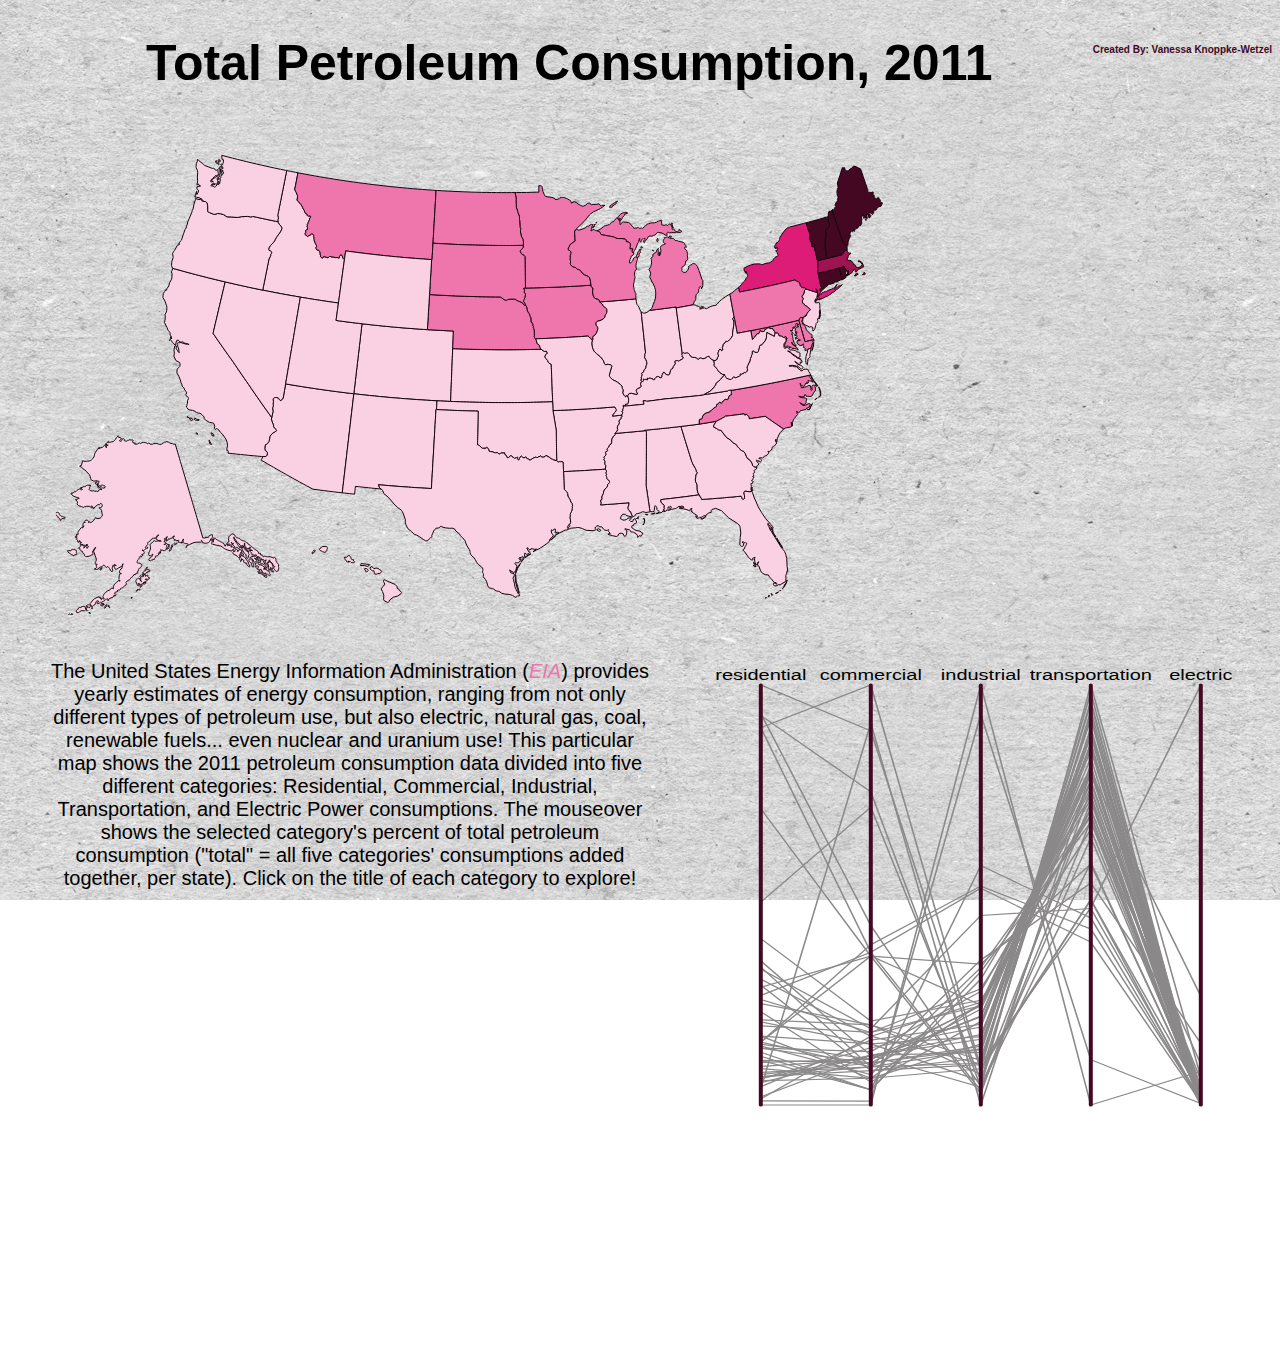
<file: sites/petroleum/index.html>
<!-- Vanessa Knoppke-WEtzel
last edited 4/17/2013
 -->
<!DOCTYPE HTML>
<html>
	<head>
		<meta charset="utf-8">
		<title>2011: Petroleum Use</title>

		<!--main stylesheet-->
		<link rel="stylesheet" href="css/style.css" />
	</head>
	<body>
		<p id="created">Created By: Vanessa Knoppke-Wetzel</p>
		<div id="container">
			<h1 id="title">Total Petroleum Consumption, 2011</h1>
			<div id="map-container"></div>
			<div id="pcp-container"></div>
			<br><br><br><br><br><br><br><br><br><br><br><br><br><br><br>
			<div id="words">
			<p> The United States Energy Information Administration (<a href="http://www.eia.gov/state/seds/data.cfm?incfile=/state/seds/sep_fuel/html/fuel_use_pa.html&sid=US" target="_blank">EIA</a>) provides yearly estimates of energy consumption, ranging from not only different types of petroleum use, but also electric, natural gas, coal, renewable fuels... even nuclear and uranium use! This particular map shows the 2011 petroleum consumption data divided into five different categories: Residential, Commercial, Industrial, Transportation, and Electric Power consumptions. The mouseover shows the selected category's percent of total petroleum consumption ("total" = all five categories' consumptions added together, per state). Click on the title of each category to explore! </p>
			</div>
			
		</div>
		
			<!--libraries-->
			<script src="js/d3.v3.js"></script>
			<script src="js/topojson.js"></script>

			<!--link to main javascript file-->
			<script src="js/main.js"></script>
	</body>
</html>
</file>
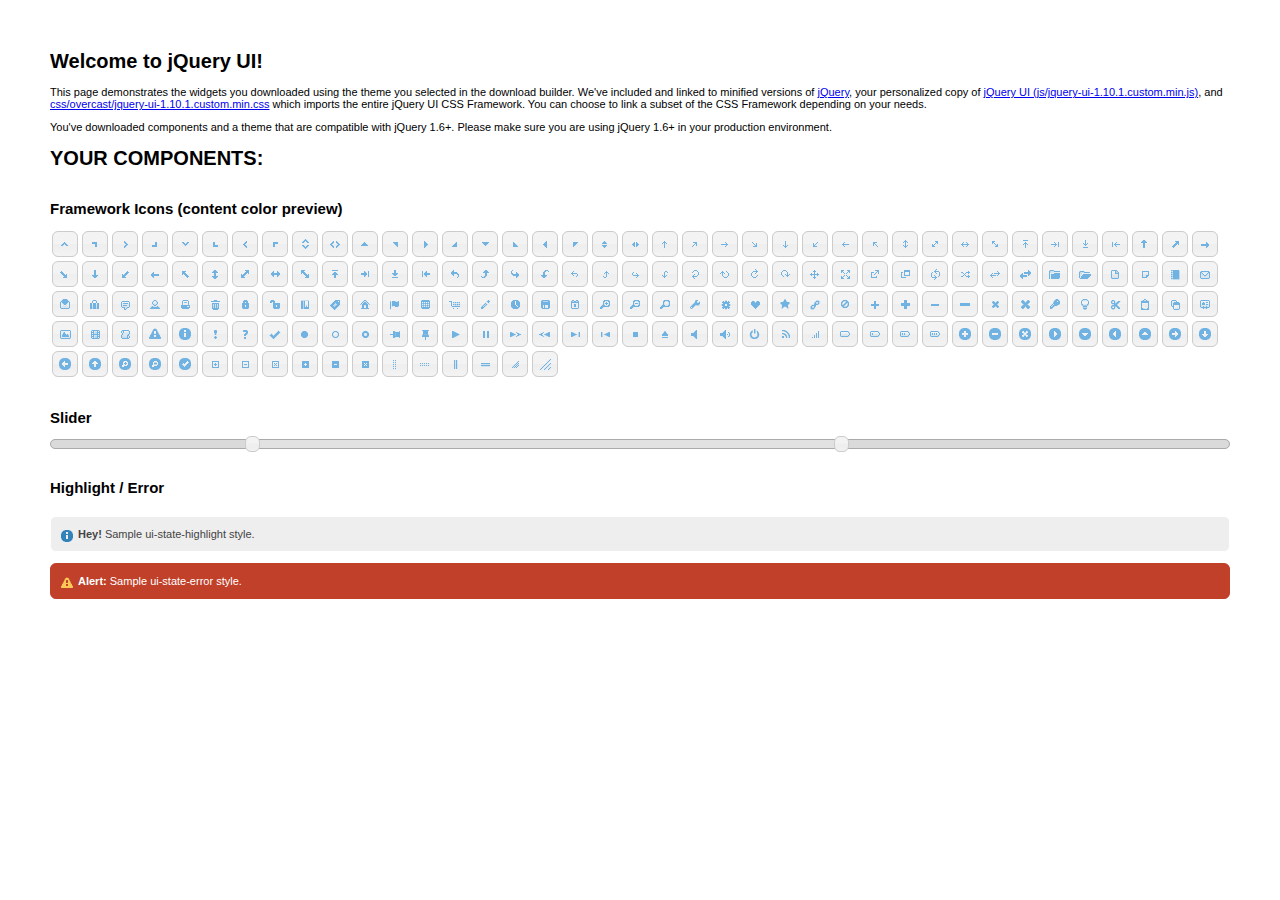
<file: sites/wolves/jquery-ui-1.10.1.custom/jquery-ui-1.10.1.custom/index.html>
<!doctype html>
<html lang="us">
<head>
	<meta charset="utf-8">
	<title>jQuery UI Example Page</title>
	<link href="css/overcast/jquery-ui-1.10.1.custom.css" rel="stylesheet">
	<script src="js/jquery-1.9.1.js"></script>
	<script src="js/jquery-ui-1.10.1.custom.js"></script>
	<script>
	$(function() {
		

		

		

		

		

		

		
		$( "#slider" ).slider({
			range: true,
			values: [ 17, 67 ]
		});
		

		

		// Hover states on the static widgets
		$( "#dialog-link, #icons li" ).hover(
			function() {
				$( this ).addClass( "ui-state-hover" );
			},
			function() {
				$( this ).removeClass( "ui-state-hover" );
			}
		);
	});
	</script>
	<style>
	body{
		font: 62.5% "Trebuchet MS", sans-serif;
		margin: 50px;
	}
	.demoHeaders {
		margin-top: 2em;
	}
	#dialog-link {
		padding: .4em 1em .4em 20px;
		text-decoration: none;
		position: relative;
	}
	#dialog-link span.ui-icon {
		margin: 0 5px 0 0;
		position: absolute;
		left: .2em;
		top: 50%;
		margin-top: -8px;
	}
	#icons {
		margin: 0;
		padding: 0;
	}
	#icons li {
		margin: 2px;
		position: relative;
		padding: 4px 0;
		cursor: pointer;
		float: left;
		list-style: none;
	}
	#icons span.ui-icon {
		float: left;
		margin: 0 4px;
	}
	.fakewindowcontain .ui-widget-overlay {
		position: absolute;
	}
	</style>
</head>
<body>

<h1>Welcome to jQuery UI!</h1>

<div class="ui-widget">
	<p>This page demonstrates the widgets you downloaded using the theme you selected in the download builder. We've included and linked to minified versions of <a href="js/jquery-1.9.1.js">jQuery</a>, your personalized copy of <a href="js/jquery-ui-1.10.1.custom.min.js">jQuery UI (js/jquery-ui-1.10.1.custom.min.js)</a>, and <a href="css/overcast/jquery-ui-1.10.1.custom.min.css">css/overcast/jquery-ui-1.10.1.custom.min.css</a> which imports the entire jQuery UI CSS Framework. You can choose to link a subset of the CSS Framework depending on your needs. </p>
	<p>You've downloaded components and a theme that are compatible with jQuery 1.6+. Please make sure you are using jQuery 1.6+ in your production environment.</p>
</div>

<h1>YOUR COMPONENTS:</h1>












<h2 class="demoHeaders">Framework Icons (content color preview)</h2>
<ul id="icons" class="ui-widget ui-helper-clearfix">
	<li class="ui-state-default ui-corner-all" title=".ui-icon-carat-1-n"><span class="ui-icon ui-icon-carat-1-n"></span></li>
	<li class="ui-state-default ui-corner-all" title=".ui-icon-carat-1-ne"><span class="ui-icon ui-icon-carat-1-ne"></span></li>
	<li class="ui-state-default ui-corner-all" title=".ui-icon-carat-1-e"><span class="ui-icon ui-icon-carat-1-e"></span></li>
	<li class="ui-state-default ui-corner-all" title=".ui-icon-carat-1-se"><span class="ui-icon ui-icon-carat-1-se"></span></li>
	<li class="ui-state-default ui-corner-all" title=".ui-icon-carat-1-s"><span class="ui-icon ui-icon-carat-1-s"></span></li>
	<li class="ui-state-default ui-corner-all" title=".ui-icon-carat-1-sw"><span class="ui-icon ui-icon-carat-1-sw"></span></li>
	<li class="ui-state-default ui-corner-all" title=".ui-icon-carat-1-w"><span class="ui-icon ui-icon-carat-1-w"></span></li>
	<li class="ui-state-default ui-corner-all" title=".ui-icon-carat-1-nw"><span class="ui-icon ui-icon-carat-1-nw"></span></li>
	<li class="ui-state-default ui-corner-all" title=".ui-icon-carat-2-n-s"><span class="ui-icon ui-icon-carat-2-n-s"></span></li>
	<li class="ui-state-default ui-corner-all" title=".ui-icon-carat-2-e-w"><span class="ui-icon ui-icon-carat-2-e-w"></span></li>
	<li class="ui-state-default ui-corner-all" title=".ui-icon-triangle-1-n"><span class="ui-icon ui-icon-triangle-1-n"></span></li>
	<li class="ui-state-default ui-corner-all" title=".ui-icon-triangle-1-ne"><span class="ui-icon ui-icon-triangle-1-ne"></span></li>
	<li class="ui-state-default ui-corner-all" title=".ui-icon-triangle-1-e"><span class="ui-icon ui-icon-triangle-1-e"></span></li>
	<li class="ui-state-default ui-corner-all" title=".ui-icon-triangle-1-se"><span class="ui-icon ui-icon-triangle-1-se"></span></li>
	<li class="ui-state-default ui-corner-all" title=".ui-icon-triangle-1-s"><span class="ui-icon ui-icon-triangle-1-s"></span></li>
	<li class="ui-state-default ui-corner-all" title=".ui-icon-triangle-1-sw"><span class="ui-icon ui-icon-triangle-1-sw"></span></li>
	<li class="ui-state-default ui-corner-all" title=".ui-icon-triangle-1-w"><span class="ui-icon ui-icon-triangle-1-w"></span></li>
	<li class="ui-state-default ui-corner-all" title=".ui-icon-triangle-1-nw"><span class="ui-icon ui-icon-triangle-1-nw"></span></li>
	<li class="ui-state-default ui-corner-all" title=".ui-icon-triangle-2-n-s"><span class="ui-icon ui-icon-triangle-2-n-s"></span></li>
	<li class="ui-state-default ui-corner-all" title=".ui-icon-triangle-2-e-w"><span class="ui-icon ui-icon-triangle-2-e-w"></span></li>
	<li class="ui-state-default ui-corner-all" title=".ui-icon-arrow-1-n"><span class="ui-icon ui-icon-arrow-1-n"></span></li>
	<li class="ui-state-default ui-corner-all" title=".ui-icon-arrow-1-ne"><span class="ui-icon ui-icon-arrow-1-ne"></span></li>
	<li class="ui-state-default ui-corner-all" title=".ui-icon-arrow-1-e"><span class="ui-icon ui-icon-arrow-1-e"></span></li>
	<li class="ui-state-default ui-corner-all" title=".ui-icon-arrow-1-se"><span class="ui-icon ui-icon-arrow-1-se"></span></li>
	<li class="ui-state-default ui-corner-all" title=".ui-icon-arrow-1-s"><span class="ui-icon ui-icon-arrow-1-s"></span></li>
	<li class="ui-state-default ui-corner-all" title=".ui-icon-arrow-1-sw"><span class="ui-icon ui-icon-arrow-1-sw"></span></li>
	<li class="ui-state-default ui-corner-all" title=".ui-icon-arrow-1-w"><span class="ui-icon ui-icon-arrow-1-w"></span></li>
	<li class="ui-state-default ui-corner-all" title=".ui-icon-arrow-1-nw"><span class="ui-icon ui-icon-arrow-1-nw"></span></li>
	<li class="ui-state-default ui-corner-all" title=".ui-icon-arrow-2-n-s"><span class="ui-icon ui-icon-arrow-2-n-s"></span></li>
	<li class="ui-state-default ui-corner-all" title=".ui-icon-arrow-2-ne-sw"><span class="ui-icon ui-icon-arrow-2-ne-sw"></span></li>
	<li class="ui-state-default ui-corner-all" title=".ui-icon-arrow-2-e-w"><span class="ui-icon ui-icon-arrow-2-e-w"></span></li>
	<li class="ui-state-default ui-corner-all" title=".ui-icon-arrow-2-se-nw"><span class="ui-icon ui-icon-arrow-2-se-nw"></span></li>
	<li class="ui-state-default ui-corner-all" title=".ui-icon-arrowstop-1-n"><span class="ui-icon ui-icon-arrowstop-1-n"></span></li>
	<li class="ui-state-default ui-corner-all" title=".ui-icon-arrowstop-1-e"><span class="ui-icon ui-icon-arrowstop-1-e"></span></li>
	<li class="ui-state-default ui-corner-all" title=".ui-icon-arrowstop-1-s"><span class="ui-icon ui-icon-arrowstop-1-s"></span></li>
	<li class="ui-state-default ui-corner-all" title=".ui-icon-arrowstop-1-w"><span class="ui-icon ui-icon-arrowstop-1-w"></span></li>
	<li class="ui-state-default ui-corner-all" title=".ui-icon-arrowthick-1-n"><span class="ui-icon ui-icon-arrowthick-1-n"></span></li>
	<li class="ui-state-default ui-corner-all" title=".ui-icon-arrowthick-1-ne"><span class="ui-icon ui-icon-arrowthick-1-ne"></span></li>
	<li class="ui-state-default ui-corner-all" title=".ui-icon-arrowthick-1-e"><span class="ui-icon ui-icon-arrowthick-1-e"></span></li>
	<li class="ui-state-default ui-corner-all" title=".ui-icon-arrowthick-1-se"><span class="ui-icon ui-icon-arrowthick-1-se"></span></li>
	<li class="ui-state-default ui-corner-all" title=".ui-icon-arrowthick-1-s"><span class="ui-icon ui-icon-arrowthick-1-s"></span></li>
	<li class="ui-state-default ui-corner-all" title=".ui-icon-arrowthick-1-sw"><span class="ui-icon ui-icon-arrowthick-1-sw"></span></li>
	<li class="ui-state-default ui-corner-all" title=".ui-icon-arrowthick-1-w"><span class="ui-icon ui-icon-arrowthick-1-w"></span></li>
	<li class="ui-state-default ui-corner-all" title=".ui-icon-arrowthick-1-nw"><span class="ui-icon ui-icon-arrowthick-1-nw"></span></li>
	<li class="ui-state-default ui-corner-all" title=".ui-icon-arrowthick-2-n-s"><span class="ui-icon ui-icon-arrowthick-2-n-s"></span></li>
	<li class="ui-state-default ui-corner-all" title=".ui-icon-arrowthick-2-ne-sw"><span class="ui-icon ui-icon-arrowthick-2-ne-sw"></span></li>
	<li class="ui-state-default ui-corner-all" title=".ui-icon-arrowthick-2-e-w"><span class="ui-icon ui-icon-arrowthick-2-e-w"></span></li>
	<li class="ui-state-default ui-corner-all" title=".ui-icon-arrowthick-2-se-nw"><span class="ui-icon ui-icon-arrowthick-2-se-nw"></span></li>
	<li class="ui-state-default ui-corner-all" title=".ui-icon-arrowthickstop-1-n"><span class="ui-icon ui-icon-arrowthickstop-1-n"></span></li>
	<li class="ui-state-default ui-corner-all" title=".ui-icon-arrowthickstop-1-e"><span class="ui-icon ui-icon-arrowthickstop-1-e"></span></li>
	<li class="ui-state-default ui-corner-all" title=".ui-icon-arrowthickstop-1-s"><span class="ui-icon ui-icon-arrowthickstop-1-s"></span></li>
	<li class="ui-state-default ui-corner-all" title=".ui-icon-arrowthickstop-1-w"><span class="ui-icon ui-icon-arrowthickstop-1-w"></span></li>
	<li class="ui-state-default ui-corner-all" title=".ui-icon-arrowreturnthick-1-w"><span class="ui-icon ui-icon-arrowreturnthick-1-w"></span></li>
	<li class="ui-state-default ui-corner-all" title=".ui-icon-arrowreturnthick-1-n"><span class="ui-icon ui-icon-arrowreturnthick-1-n"></span></li>
	<li class="ui-state-default ui-corner-all" title=".ui-icon-arrowreturnthick-1-e"><span class="ui-icon ui-icon-arrowreturnthick-1-e"></span></li>
	<li class="ui-state-default ui-corner-all" title=".ui-icon-arrowreturnthick-1-s"><span class="ui-icon ui-icon-arrowreturnthick-1-s"></span></li>
	<li class="ui-state-default ui-corner-all" title=".ui-icon-arrowreturn-1-w"><span class="ui-icon ui-icon-arrowreturn-1-w"></span></li>
	<li class="ui-state-default ui-corner-all" title=".ui-icon-arrowreturn-1-n"><span class="ui-icon ui-icon-arrowreturn-1-n"></span></li>
	<li class="ui-state-default ui-corner-all" title=".ui-icon-arrowreturn-1-e"><span class="ui-icon ui-icon-arrowreturn-1-e"></span></li>
	<li class="ui-state-default ui-corner-all" title=".ui-icon-arrowreturn-1-s"><span class="ui-icon ui-icon-arrowreturn-1-s"></span></li>
	<li class="ui-state-default ui-corner-all" title=".ui-icon-arrowrefresh-1-w"><span class="ui-icon ui-icon-arrowrefresh-1-w"></span></li>
	<li class="ui-state-default ui-corner-all" title=".ui-icon-arrowrefresh-1-n"><span class="ui-icon ui-icon-arrowrefresh-1-n"></span></li>
	<li class="ui-state-default ui-corner-all" title=".ui-icon-arrowrefresh-1-e"><span class="ui-icon ui-icon-arrowrefresh-1-e"></span></li>
	<li class="ui-state-default ui-corner-all" title=".ui-icon-arrowrefresh-1-s"><span class="ui-icon ui-icon-arrowrefresh-1-s"></span></li>
	<li class="ui-state-default ui-corner-all" title=".ui-icon-arrow-4"><span class="ui-icon ui-icon-arrow-4"></span></li>
	<li class="ui-state-default ui-corner-all" title=".ui-icon-arrow-4-diag"><span class="ui-icon ui-icon-arrow-4-diag"></span></li>
	<li class="ui-state-default ui-corner-all" title=".ui-icon-extlink"><span class="ui-icon ui-icon-extlink"></span></li>
	<li class="ui-state-default ui-corner-all" title=".ui-icon-newwin"><span class="ui-icon ui-icon-newwin"></span></li>
	<li class="ui-state-default ui-corner-all" title=".ui-icon-refresh"><span class="ui-icon ui-icon-refresh"></span></li>
	<li class="ui-state-default ui-corner-all" title=".ui-icon-shuffle"><span class="ui-icon ui-icon-shuffle"></span></li>
	<li class="ui-state-default ui-corner-all" title=".ui-icon-transfer-e-w"><span class="ui-icon ui-icon-transfer-e-w"></span></li>
	<li class="ui-state-default ui-corner-all" title=".ui-icon-transferthick-e-w"><span class="ui-icon ui-icon-transferthick-e-w"></span></li>
	<li class="ui-state-default ui-corner-all" title=".ui-icon-folder-collapsed"><span class="ui-icon ui-icon-folder-collapsed"></span></li>
	<li class="ui-state-default ui-corner-all" title=".ui-icon-folder-open"><span class="ui-icon ui-icon-folder-open"></span></li>
	<li class="ui-state-default ui-corner-all" title=".ui-icon-document"><span class="ui-icon ui-icon-document"></span></li>
	<li class="ui-state-default ui-corner-all" title=".ui-icon-document-b"><span class="ui-icon ui-icon-document-b"></span></li>
	<li class="ui-state-default ui-corner-all" title=".ui-icon-note"><span class="ui-icon ui-icon-note"></span></li>
	<li class="ui-state-default ui-corner-all" title=".ui-icon-mail-closed"><span class="ui-icon ui-icon-mail-closed"></span></li>
	<li class="ui-state-default ui-corner-all" title=".ui-icon-mail-open"><span class="ui-icon ui-icon-mail-open"></span></li>
	<li class="ui-state-default ui-corner-all" title=".ui-icon-suitcase"><span class="ui-icon ui-icon-suitcase"></span></li>
	<li class="ui-state-default ui-corner-all" title=".ui-icon-comment"><span class="ui-icon ui-icon-comment"></span></li>
	<li class="ui-state-default ui-corner-all" title=".ui-icon-person"><span class="ui-icon ui-icon-person"></span></li>
	<li class="ui-state-default ui-corner-all" title=".ui-icon-print"><span class="ui-icon ui-icon-print"></span></li>
	<li class="ui-state-default ui-corner-all" title=".ui-icon-trash"><span class="ui-icon ui-icon-trash"></span></li>
	<li class="ui-state-default ui-corner-all" title=".ui-icon-locked"><span class="ui-icon ui-icon-locked"></span></li>
	<li class="ui-state-default ui-corner-all" title=".ui-icon-unlocked"><span class="ui-icon ui-icon-unlocked"></span></li>
	<li class="ui-state-default ui-corner-all" title=".ui-icon-bookmark"><span class="ui-icon ui-icon-bookmark"></span></li>
	<li class="ui-state-default ui-corner-all" title=".ui-icon-tag"><span class="ui-icon ui-icon-tag"></span></li>
	<li class="ui-state-default ui-corner-all" title=".ui-icon-home"><span class="ui-icon ui-icon-home"></span></li>
	<li class="ui-state-default ui-corner-all" title=".ui-icon-flag"><span class="ui-icon ui-icon-flag"></span></li>
	<li class="ui-state-default ui-corner-all" title=".ui-icon-calculator"><span class="ui-icon ui-icon-calculator"></span></li>
	<li class="ui-state-default ui-corner-all" title=".ui-icon-cart"><span class="ui-icon ui-icon-cart"></span></li>
	<li class="ui-state-default ui-corner-all" title=".ui-icon-pencil"><span class="ui-icon ui-icon-pencil"></span></li>
	<li class="ui-state-default ui-corner-all" title=".ui-icon-clock"><span class="ui-icon ui-icon-clock"></span></li>
	<li class="ui-state-default ui-corner-all" title=".ui-icon-disk"><span class="ui-icon ui-icon-disk"></span></li>
	<li class="ui-state-default ui-corner-all" title=".ui-icon-calendar"><span class="ui-icon ui-icon-calendar"></span></li>
	<li class="ui-state-default ui-corner-all" title=".ui-icon-zoomin"><span class="ui-icon ui-icon-zoomin"></span></li>
	<li class="ui-state-default ui-corner-all" title=".ui-icon-zoomout"><span class="ui-icon ui-icon-zoomout"></span></li>
	<li class="ui-state-default ui-corner-all" title=".ui-icon-search"><span class="ui-icon ui-icon-search"></span></li>
	<li class="ui-state-default ui-corner-all" title=".ui-icon-wrench"><span class="ui-icon ui-icon-wrench"></span></li>
	<li class="ui-state-default ui-corner-all" title=".ui-icon-gear"><span class="ui-icon ui-icon-gear"></span></li>
	<li class="ui-state-default ui-corner-all" title=".ui-icon-heart"><span class="ui-icon ui-icon-heart"></span></li>
	<li class="ui-state-default ui-corner-all" title=".ui-icon-star"><span class="ui-icon ui-icon-star"></span></li>
	<li class="ui-state-default ui-corner-all" title=".ui-icon-link"><span class="ui-icon ui-icon-link"></span></li>
	<li class="ui-state-default ui-corner-all" title=".ui-icon-cancel"><span class="ui-icon ui-icon-cancel"></span></li>
	<li class="ui-state-default ui-corner-all" title=".ui-icon-plus"><span class="ui-icon ui-icon-plus"></span></li>
	<li class="ui-state-default ui-corner-all" title=".ui-icon-plusthick"><span class="ui-icon ui-icon-plusthick"></span></li>
	<li class="ui-state-default ui-corner-all" title=".ui-icon-minus"><span class="ui-icon ui-icon-minus"></span></li>
	<li class="ui-state-default ui-corner-all" title=".ui-icon-minusthick"><span class="ui-icon ui-icon-minusthick"></span></li>
	<li class="ui-state-default ui-corner-all" title=".ui-icon-close"><span class="ui-icon ui-icon-close"></span></li>
	<li class="ui-state-default ui-corner-all" title=".ui-icon-closethick"><span class="ui-icon ui-icon-closethick"></span></li>
	<li class="ui-state-default ui-corner-all" title=".ui-icon-key"><span class="ui-icon ui-icon-key"></span></li>
	<li class="ui-state-default ui-corner-all" title=".ui-icon-lightbulb"><span class="ui-icon ui-icon-lightbulb"></span></li>
	<li class="ui-state-default ui-corner-all" title=".ui-icon-scissors"><span class="ui-icon ui-icon-scissors"></span></li>
	<li class="ui-state-default ui-corner-all" title=".ui-icon-clipboard"><span class="ui-icon ui-icon-clipboard"></span></li>
	<li class="ui-state-default ui-corner-all" title=".ui-icon-copy"><span class="ui-icon ui-icon-copy"></span></li>
	<li class="ui-state-default ui-corner-all" title=".ui-icon-contact"><span class="ui-icon ui-icon-contact"></span></li>
	<li class="ui-state-default ui-corner-all" title=".ui-icon-image"><span class="ui-icon ui-icon-image"></span></li>
	<li class="ui-state-default ui-corner-all" title=".ui-icon-video"><span class="ui-icon ui-icon-video"></span></li>
	<li class="ui-state-default ui-corner-all" title=".ui-icon-script"><span class="ui-icon ui-icon-script"></span></li>
	<li class="ui-state-default ui-corner-all" title=".ui-icon-alert"><span class="ui-icon ui-icon-alert"></span></li>
	<li class="ui-state-default ui-corner-all" title=".ui-icon-info"><span class="ui-icon ui-icon-info"></span></li>
	<li class="ui-state-default ui-corner-all" title=".ui-icon-notice"><span class="ui-icon ui-icon-notice"></span></li>
	<li class="ui-state-default ui-corner-all" title=".ui-icon-help"><span class="ui-icon ui-icon-help"></span></li>
	<li class="ui-state-default ui-corner-all" title=".ui-icon-check"><span class="ui-icon ui-icon-check"></span></li>
	<li class="ui-state-default ui-corner-all" title=".ui-icon-bullet"><span class="ui-icon ui-icon-bullet"></span></li>
	<li class="ui-state-default ui-corner-all" title=".ui-icon-radio-off"><span class="ui-icon ui-icon-radio-off"></span></li>
	<li class="ui-state-default ui-corner-all" title=".ui-icon-radio-on"><span class="ui-icon ui-icon-radio-on"></span></li>
	<li class="ui-state-default ui-corner-all" title=".ui-icon-pin-w"><span class="ui-icon ui-icon-pin-w"></span></li>
	<li class="ui-state-default ui-corner-all" title=".ui-icon-pin-s"><span class="ui-icon ui-icon-pin-s"></span></li>
	<li class="ui-state-default ui-corner-all" title=".ui-icon-play"><span class="ui-icon ui-icon-play"></span></li>
	<li class="ui-state-default ui-corner-all" title=".ui-icon-pause"><span class="ui-icon ui-icon-pause"></span></li>
	<li class="ui-state-default ui-corner-all" title=".ui-icon-seek-next"><span class="ui-icon ui-icon-seek-next"></span></li>
	<li class="ui-state-default ui-corner-all" title=".ui-icon-seek-prev"><span class="ui-icon ui-icon-seek-prev"></span></li>
	<li class="ui-state-default ui-corner-all" title=".ui-icon-seek-end"><span class="ui-icon ui-icon-seek-end"></span></li>
	<li class="ui-state-default ui-corner-all" title=".ui-icon-seek-first"><span class="ui-icon ui-icon-seek-first"></span></li>
	<li class="ui-state-default ui-corner-all" title=".ui-icon-stop"><span class="ui-icon ui-icon-stop"></span></li>
	<li class="ui-state-default ui-corner-all" title=".ui-icon-eject"><span class="ui-icon ui-icon-eject"></span></li>
	<li class="ui-state-default ui-corner-all" title=".ui-icon-volume-off"><span class="ui-icon ui-icon-volume-off"></span></li>
	<li class="ui-state-default ui-corner-all" title=".ui-icon-volume-on"><span class="ui-icon ui-icon-volume-on"></span></li>
	<li class="ui-state-default ui-corner-all" title=".ui-icon-power"><span class="ui-icon ui-icon-power"></span></li>
	<li class="ui-state-default ui-corner-all" title=".ui-icon-signal-diag"><span class="ui-icon ui-icon-signal-diag"></span></li>
	<li class="ui-state-default ui-corner-all" title=".ui-icon-signal"><span class="ui-icon ui-icon-signal"></span></li>
	<li class="ui-state-default ui-corner-all" title=".ui-icon-battery-0"><span class="ui-icon ui-icon-battery-0"></span></li>
	<li class="ui-state-default ui-corner-all" title=".ui-icon-battery-1"><span class="ui-icon ui-icon-battery-1"></span></li>
	<li class="ui-state-default ui-corner-all" title=".ui-icon-battery-2"><span class="ui-icon ui-icon-battery-2"></span></li>
	<li class="ui-state-default ui-corner-all" title=".ui-icon-battery-3"><span class="ui-icon ui-icon-battery-3"></span></li>
	<li class="ui-state-default ui-corner-all" title=".ui-icon-circle-plus"><span class="ui-icon ui-icon-circle-plus"></span></li>
	<li class="ui-state-default ui-corner-all" title=".ui-icon-circle-minus"><span class="ui-icon ui-icon-circle-minus"></span></li>
	<li class="ui-state-default ui-corner-all" title=".ui-icon-circle-close"><span class="ui-icon ui-icon-circle-close"></span></li>
	<li class="ui-state-default ui-corner-all" title=".ui-icon-circle-triangle-e"><span class="ui-icon ui-icon-circle-triangle-e"></span></li>
	<li class="ui-state-default ui-corner-all" title=".ui-icon-circle-triangle-s"><span class="ui-icon ui-icon-circle-triangle-s"></span></li>
	<li class="ui-state-default ui-corner-all" title=".ui-icon-circle-triangle-w"><span class="ui-icon ui-icon-circle-triangle-w"></span></li>
	<li class="ui-state-default ui-corner-all" title=".ui-icon-circle-triangle-n"><span class="ui-icon ui-icon-circle-triangle-n"></span></li>
	<li class="ui-state-default ui-corner-all" title=".ui-icon-circle-arrow-e"><span class="ui-icon ui-icon-circle-arrow-e"></span></li>
	<li class="ui-state-default ui-corner-all" title=".ui-icon-circle-arrow-s"><span class="ui-icon ui-icon-circle-arrow-s"></span></li>
	<li class="ui-state-default ui-corner-all" title=".ui-icon-circle-arrow-w"><span class="ui-icon ui-icon-circle-arrow-w"></span></li>
	<li class="ui-state-default ui-corner-all" title=".ui-icon-circle-arrow-n"><span class="ui-icon ui-icon-circle-arrow-n"></span></li>
	<li class="ui-state-default ui-corner-all" title=".ui-icon-circle-zoomin"><span class="ui-icon ui-icon-circle-zoomin"></span></li>
	<li class="ui-state-default ui-corner-all" title=".ui-icon-circle-zoomout"><span class="ui-icon ui-icon-circle-zoomout"></span></li>
	<li class="ui-state-default ui-corner-all" title=".ui-icon-circle-check"><span class="ui-icon ui-icon-circle-check"></span></li>
	<li class="ui-state-default ui-corner-all" title=".ui-icon-circlesmall-plus"><span class="ui-icon ui-icon-circlesmall-plus"></span></li>
	<li class="ui-state-default ui-corner-all" title=".ui-icon-circlesmall-minus"><span class="ui-icon ui-icon-circlesmall-minus"></span></li>
	<li class="ui-state-default ui-corner-all" title=".ui-icon-circlesmall-close"><span class="ui-icon ui-icon-circlesmall-close"></span></li>
	<li class="ui-state-default ui-corner-all" title=".ui-icon-squaresmall-plus"><span class="ui-icon ui-icon-squaresmall-plus"></span></li>
	<li class="ui-state-default ui-corner-all" title=".ui-icon-squaresmall-minus"><span class="ui-icon ui-icon-squaresmall-minus"></span></li>
	<li class="ui-state-default ui-corner-all" title=".ui-icon-squaresmall-close"><span class="ui-icon ui-icon-squaresmall-close"></span></li>
	<li class="ui-state-default ui-corner-all" title=".ui-icon-grip-dotted-vertical"><span class="ui-icon ui-icon-grip-dotted-vertical"></span></li>
	<li class="ui-state-default ui-corner-all" title=".ui-icon-grip-dotted-horizontal"><span class="ui-icon ui-icon-grip-dotted-horizontal"></span></li>
	<li class="ui-state-default ui-corner-all" title=".ui-icon-grip-solid-vertical"><span class="ui-icon ui-icon-grip-solid-vertical"></span></li>
	<li class="ui-state-default ui-corner-all" title=".ui-icon-grip-solid-horizontal"><span class="ui-icon ui-icon-grip-solid-horizontal"></span></li>
	<li class="ui-state-default ui-corner-all" title=".ui-icon-gripsmall-diagonal-se"><span class="ui-icon ui-icon-gripsmall-diagonal-se"></span></li>
	<li class="ui-state-default ui-corner-all" title=".ui-icon-grip-diagonal-se"><span class="ui-icon ui-icon-grip-diagonal-se"></span></li>
</ul>


<!-- Slider -->
<h2 class="demoHeaders">Slider</h2>
<div id="slider"></div>






<!-- Highlight / Error -->
<h2 class="demoHeaders">Highlight / Error</h2>
<div class="ui-widget">
	<div class="ui-state-highlight ui-corner-all" style="margin-top: 20px; padding: 0 .7em;">
		<p><span class="ui-icon ui-icon-info" style="float: left; margin-right: .3em;"></span>
		<strong>Hey!</strong> Sample ui-state-highlight style.</p>
	</div>
</div>
<br>
<div class="ui-widget">
	<div class="ui-state-error ui-corner-all" style="padding: 0 .7em;">
		<p><span class="ui-icon ui-icon-alert" style="float: left; margin-right: .3em;"></span>
		<strong>Alert:</strong> Sample ui-state-error style.</p>
	</div>
</div>

</body>
</html>
</file>
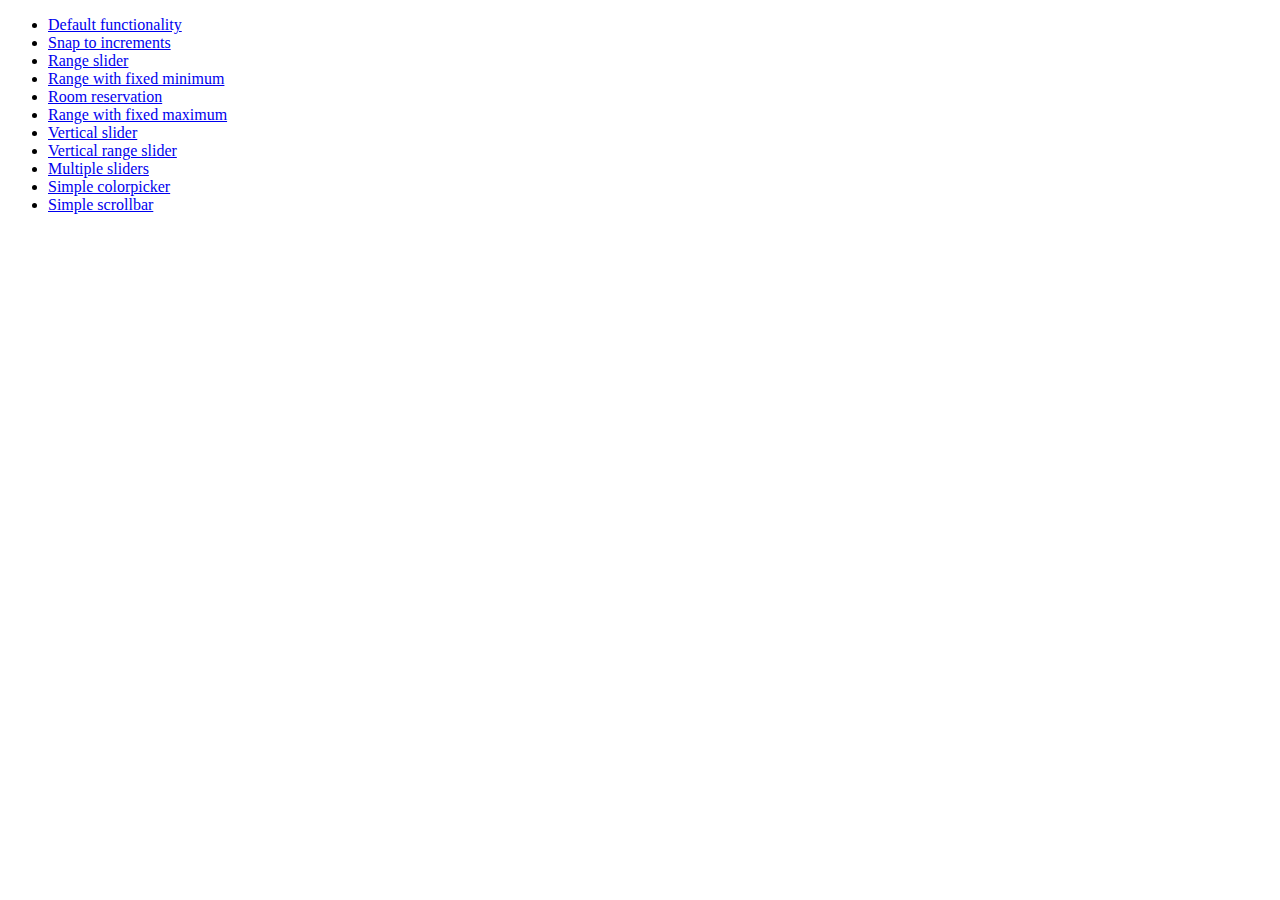
<file: sites/wolves/jquery-ui-1.10.1.custom/jquery-ui-1.10.1.custom/development-bundle/demos/slider/index.html>
<!doctype html>
<html lang="en">
<head>
	<meta charset="utf-8">
	<title>jQuery UI Slider Demos</title>
</head>
<body>

<ul>
	<li><a href="default.html">Default functionality</a></li>
	<li><a href="steps.html">Snap to increments</a></li>
	<li><a href="range.html">Range slider</a></li>
	<li><a href="rangemin.html">Range with fixed minimum</a></li>
	<li><a href="hotelrooms.html">Room reservation</a></li>
	<li><a href="rangemax.html">Range with fixed maximum</a></li>
	<li><a href="slider-vertical.html">Vertical slider</a></li>
	<li><a href="range-vertical.html">Vertical range slider</a></li>
	<li><a href="multiple-vertical.html">Multiple sliders</a></li>
	<li><a href="colorpicker.html">Simple colorpicker</a></li>
	<li><a href="side-scroll.html">Simple scrollbar</a></li>
</ul>

</body>
</html>
</file>
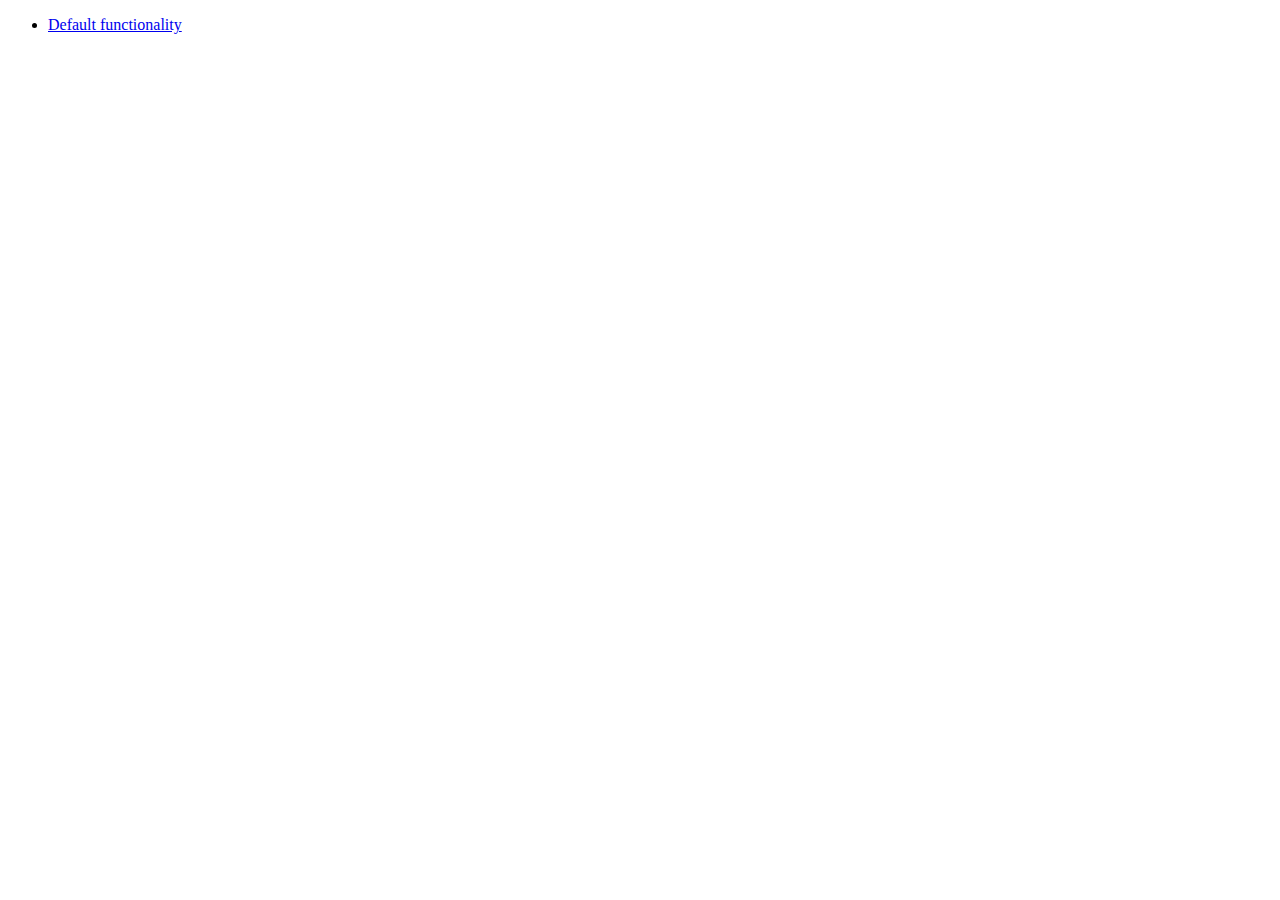
<file: sites/wolves/jquery-ui-1.10.1.custom/jquery-ui-1.10.1.custom/development-bundle/demos/widget/index.html>
<!doctype html>
<html lang="en">
<head>
	<meta charset="utf-8">
	<title>jQuery UI Widget Demo</title>
</head>
<body>

<ul>
	<li><a href="default.html">Default functionality</a></li>
</ul>

</body>
</html>
</file>
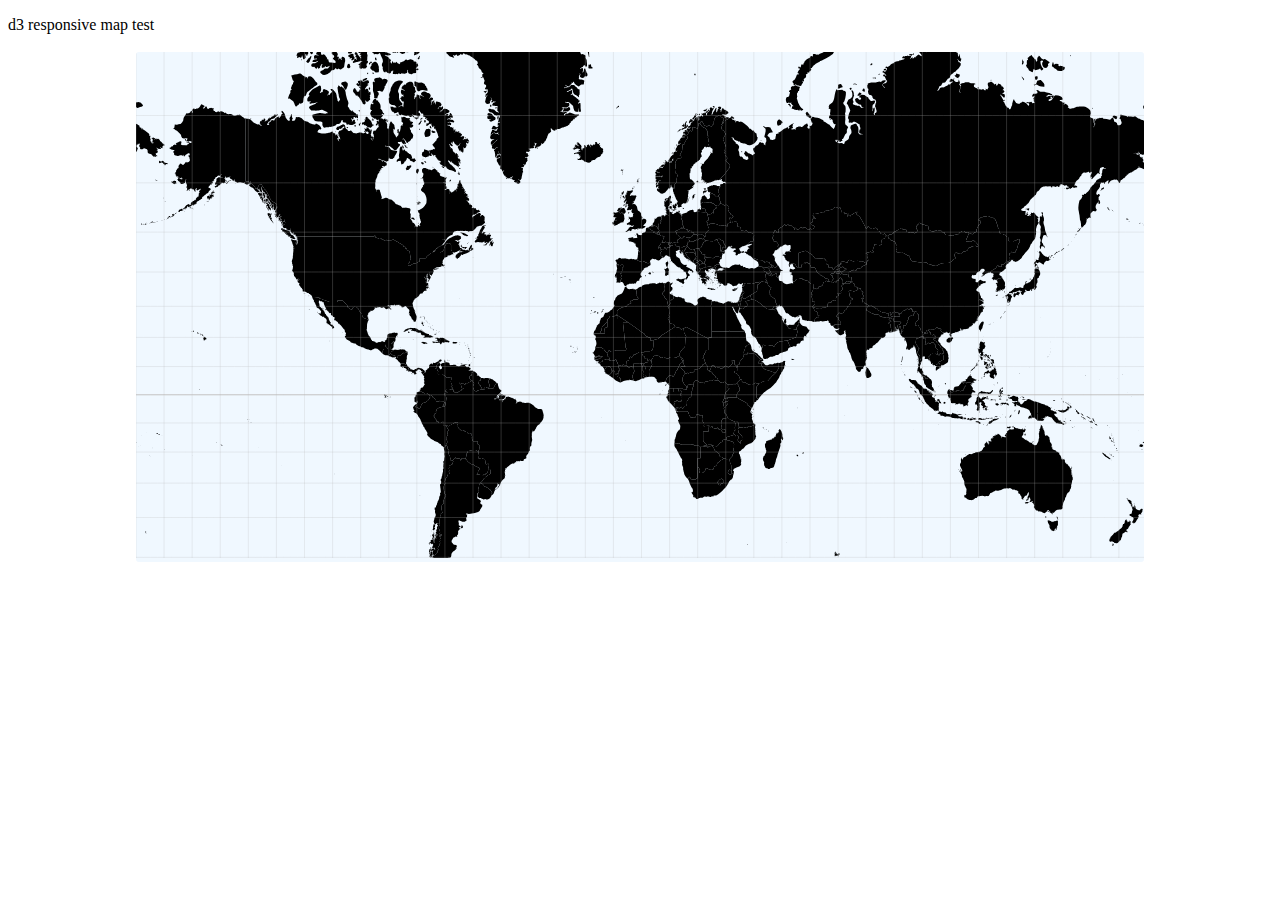
<file: test/test.html>
<!DOCTYPE html>
<meta charset="utf-8">
<!--simple map test for basic int map
Vanessa Knoppke-Wetzel 1.26.16-->
<!--credit to Techslides for original base code techslides.com-->


<title>Test test test test </title>
<style>
.country:hover{
  stroke: #fff;
    font-family: sans-serif;
  stroke-width: 1.5px;
}
.text{
    font-size:10px;
    font-family: sans-serif;
    text-transform:capitalize;
}
#container {
  margin:10px 10%;
  border:2px solid #fff;
  border-radius: 5px;
  height:100%;
  overflow:hidden;
  background: #F0F8FF;
}
.hidden { 
  display: none; 
}
div.tooltip {
  color: #222; 
  background: #fff; 
  padding: .5em; 
    font-family: sans-serif;
  text-shadow: #f5f5f5 0 1px 0;
  border-radius: 25px; 
  box-shadow: 0px 0px 2px 0px #a6a6a6; 
  opacity: 0.9; 
  position: absolute;
}
.graticule {
  fill: none;
  stroke: #bbb;
  stroke-width: .5px;
  stroke-opacity: .5;
}
.equator {
  stroke: #ccc;
  stroke-width: 1px;
}

</style>
</head>
<body>

  <p>d3 responsive map test </p>


  <div id="container"></div>

<script src="js/d3.min.js"></script>
<script src="js/topojson.v1.min.js"></script>
<script>
d3.select(window).on("resize", throttle);

var zoom = d3.behavior.zoom()
    .scaleExtent([1, 9])
    .on("zoom", move);


var width = document.getElementById('container').offsetWidth;
var height = width / 2;

var topo,projection,path,svg,g;

var graticule = d3.geo.graticule();

var tooltip = d3.select("#container").append("div").attr("class", "tooltip hidden");

setup(width,height);

function setup(width,height){
  projection = d3.geo.mercator()
/*  centering here */
    .translate([(width/2), (height/2 +90)])
    .scale( width / 2 / Math.PI);

  path = d3.geo.path().projection(projection);

  svg = d3.select("#container").append("svg")
      .attr("width", width)
      .attr("height", height)
      .call(zoom)
      .on("click", click)
      .append("g");

  g = svg.append("g");

}

/*name var to avoid potential script issues*/
var worldjson = "data/world-topo-min.json"; 

    
d3.json(worldjson, function(error, world) {

  var countries = topojson.feature(world, world.objects.countries).features;

  topo = countries;
  draw(topo);


});

function draw(topo) {

  svg.append("path")
     .datum(graticule)
     .attr("class", "graticule")
     .attr("d", path);


  g.append("path")
   .datum({type: "LineString", coordinates: [[-180, 0], [-90, 0], [0, 0], [90, 0], [180, 0]]})
   .attr("class", "equator")
   .attr("d", path);


  var country = g.selectAll(".country").data(topo);

  country.enter().insert("path")
      .attr("class", "country")
      .attr("d", path)
      .attr("id", function(d,i) { return d.id; })
      .attr("title", function(d,i) { return d.properties.name; });
   /* deleting to avoid topo json defined colors, for now -->>>>>*/
      /*.style("fill", function(d,i) { return d.properties.color; });*/

  //offsets for tooltips
  var offsetL = document.getElementById('container').offsetLeft+20;
  var offsetT = document.getElementById('container').offsetTop+10;

  //tooltips
  country
    .on("mousemove", function(d,i) {

      var mouse = d3.mouse(svg.node()).map( function(d) { return parseInt(d); } );

      tooltip.classed("hidden", false)
             .attr("style", "left:"+(mouse[0]+offsetL)+"px;top:"+(mouse[1]+offsetT)+"px")
             .html(d.properties.name);

      })
      .on("mouseout",  function(d,i) {
        tooltip.classed("hidden", true);
      }); 


/*  //EXAMPLE: adding some capitals from external CSV file
  d3.csv("data/country-capitals.csv", function(err, capitals) {

    capitals.forEach(function(i){
      addpoint(i.CapitalLongitude, i.CapitalLatitude, i.CapitalName );
    });

  });*/

}


function redraw() {
  width = document.getElementById('container').offsetWidth;
  height = width / 2;
  d3.select('svg').remove();
  setup(width,height);
  draw(topo);
}


function move() {

  var t = d3.event.translate;
  var s = d3.event.scale; 
  zscale = s;
  var h = height/4;


  t[0] = Math.min(
    (width/height)  * (s - 1), 
    Math.max( width * (1 - s), t[0] )
  );

  t[1] = Math.min(
    h * (s - 1) + h * s, 
    Math.max(height  * (1 - s) - h * s, t[1])
  );

  zoom.translate(t);
  g.attr("transform", "translate(" + t + ")scale(" + s + ")");

  //adjust the country hover stroke width based on zoom level
  d3.selectAll(".country").style("stroke-width", 1.5 / s);

}



var throttleTimer;
function throttle() {
  window.clearTimeout(throttleTimer);
    throttleTimer = window.setTimeout(function() {
      redraw();
    }, 200);
}


//geo translation on mouse click in map
function click() {
  var latlon = projection.invert(d3.mouse(this));
  console.log(latlon);
}


//function to add points and text to the map (used in plotting capitals)
function addpoint(lat,lon,text) {

  var gpoint = g.append("g").attr("class", "gpoint");
  var x = projection([lat,lon])[0];
  var y = projection([lat,lon])[1];

  gpoint.append("svg:circle")
        .attr("cx", x)
        .attr("cy", y)
        .attr("class","point")
        .attr("r", 1.5);

  //conditional in case a point has no associated text
  if(text.length>0){

    gpoint.append("text")
          .attr("x", x+2)
          .attr("y", y+2)
          .attr("class","text")
          .text(text);
  }

}

</script>
</body>
</html>
</file>
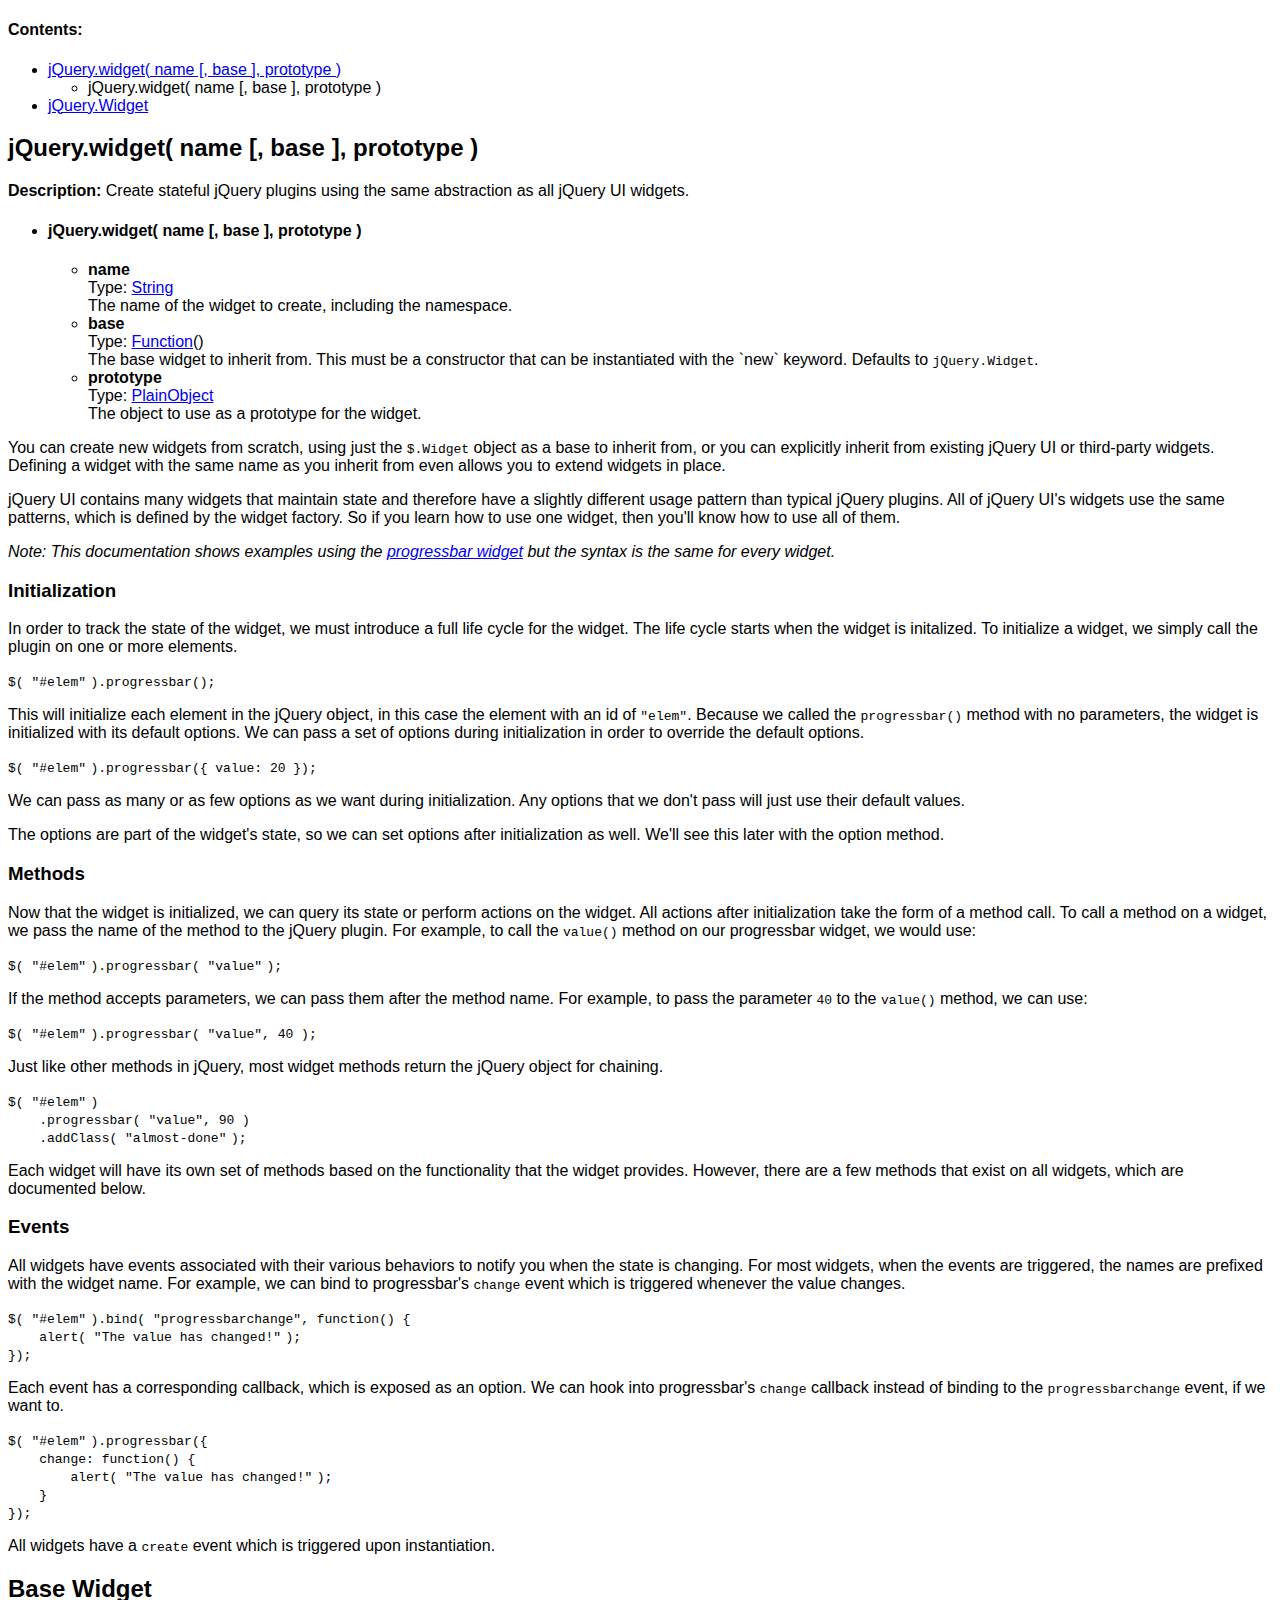
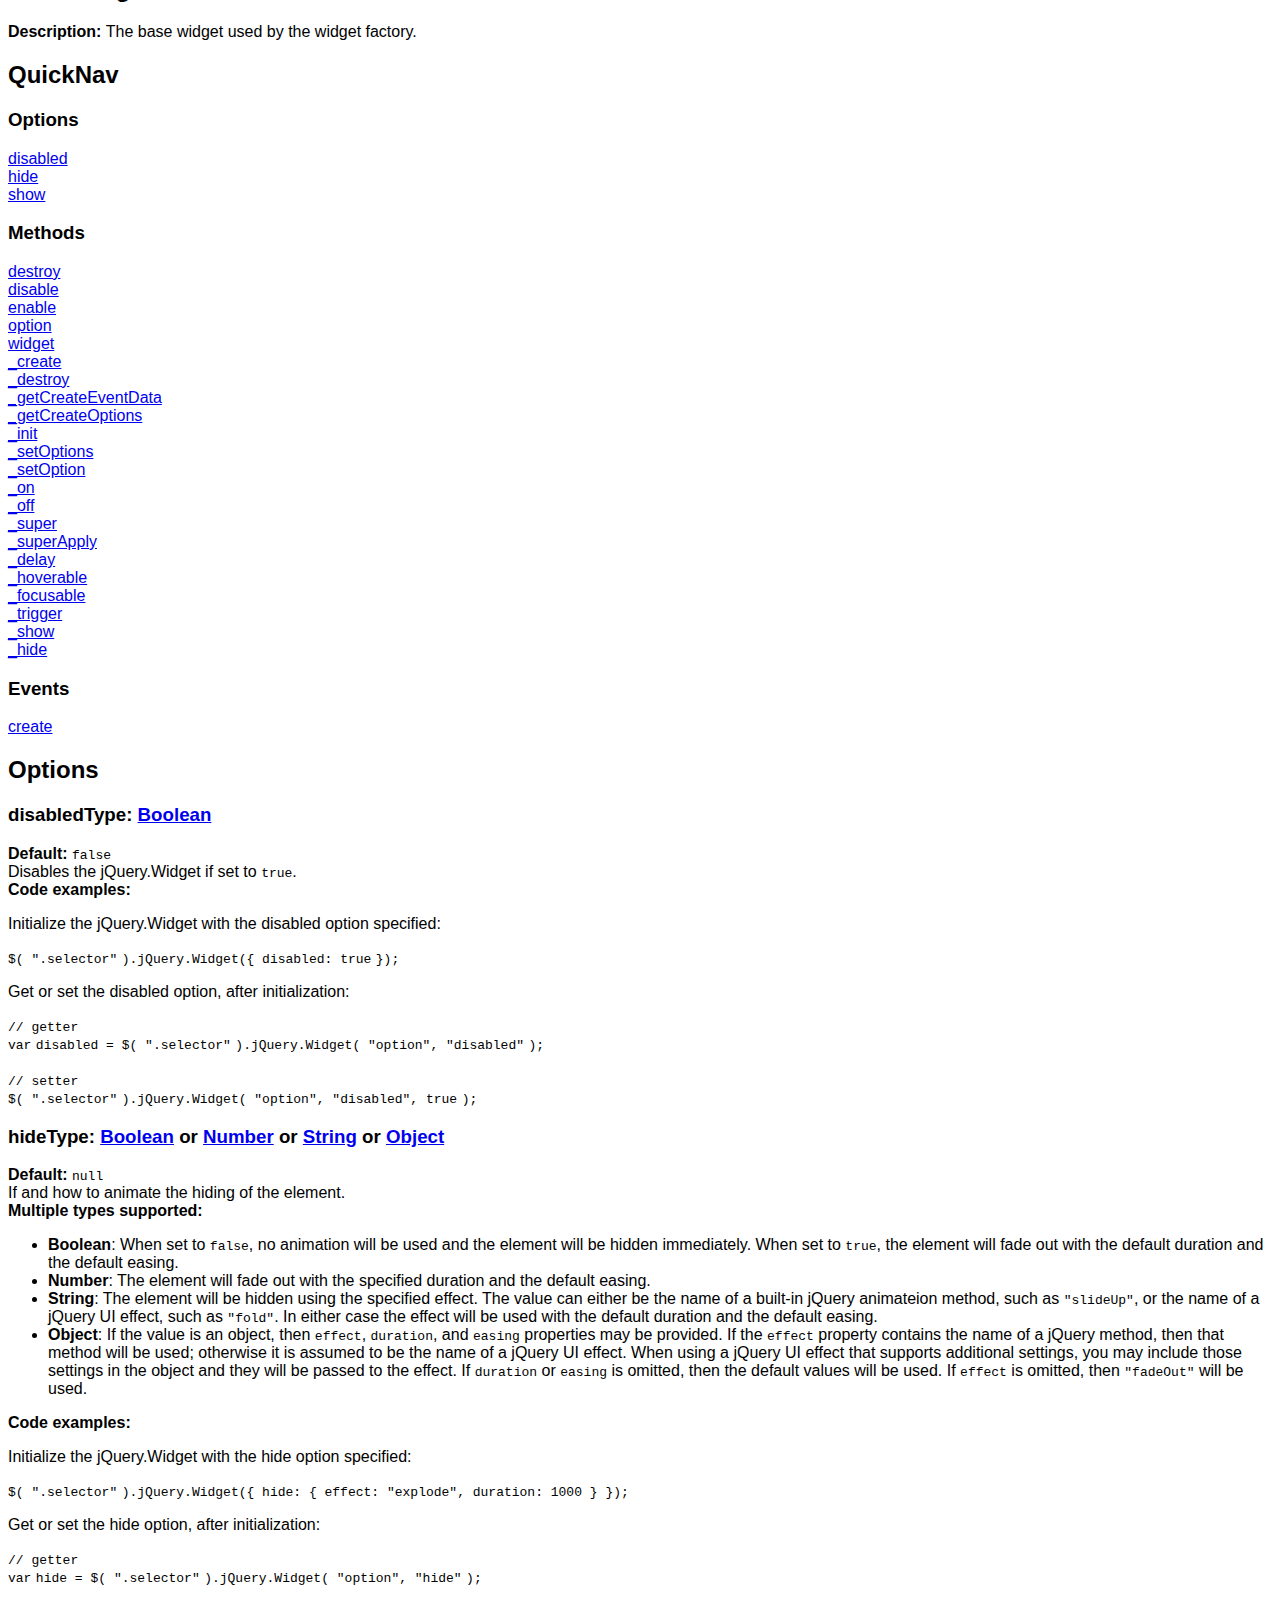
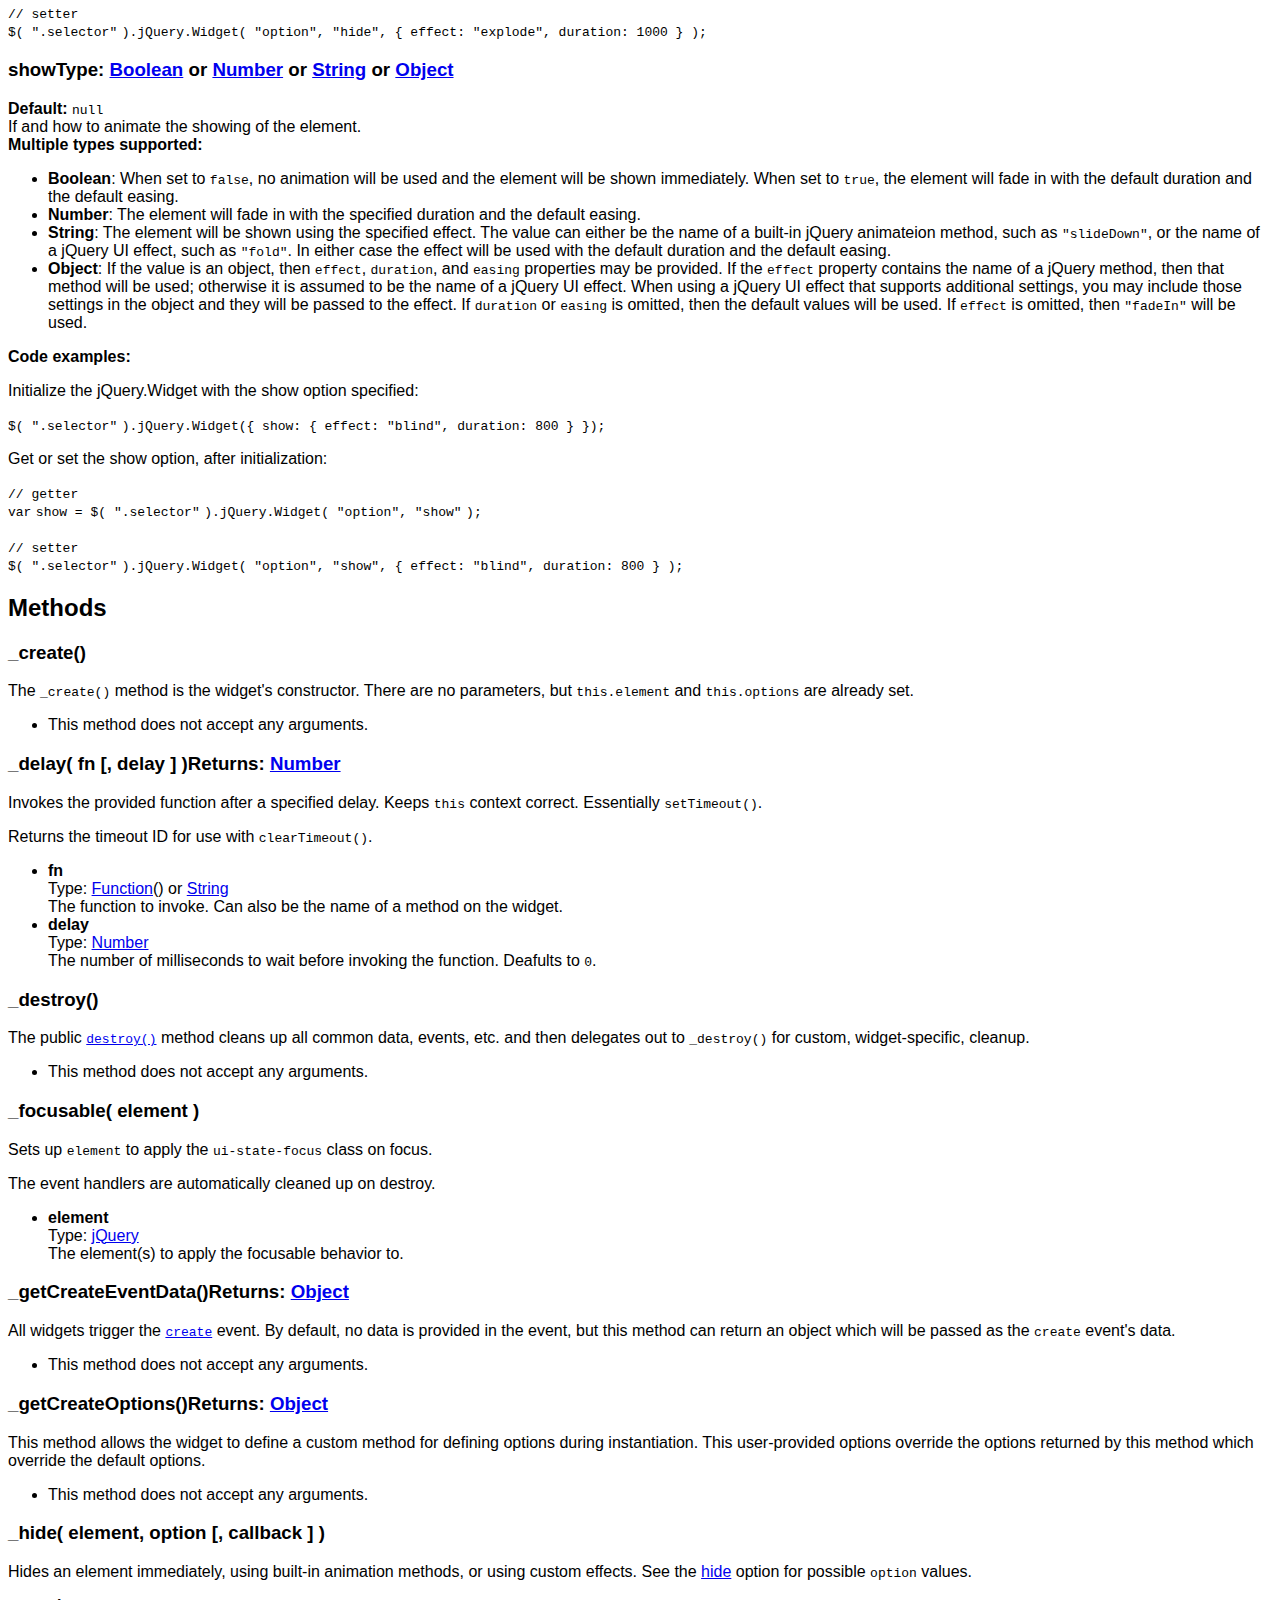
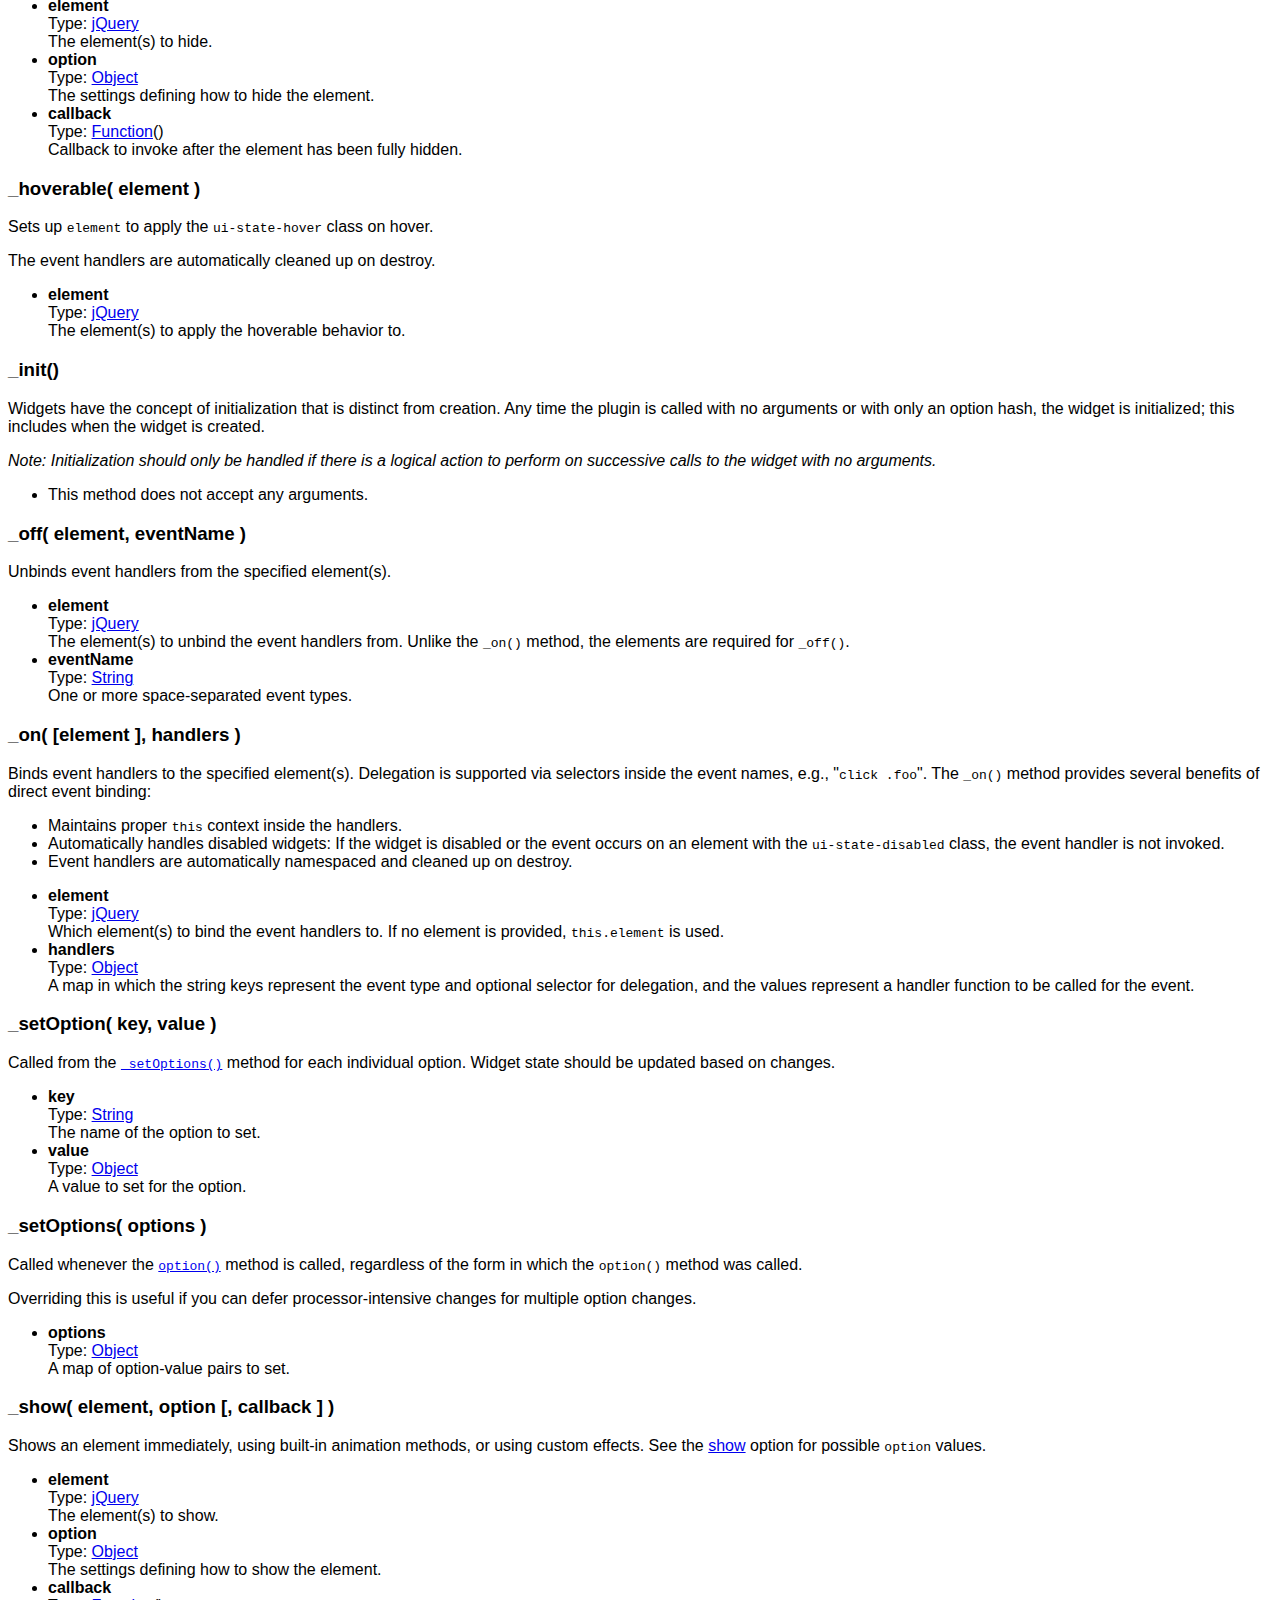
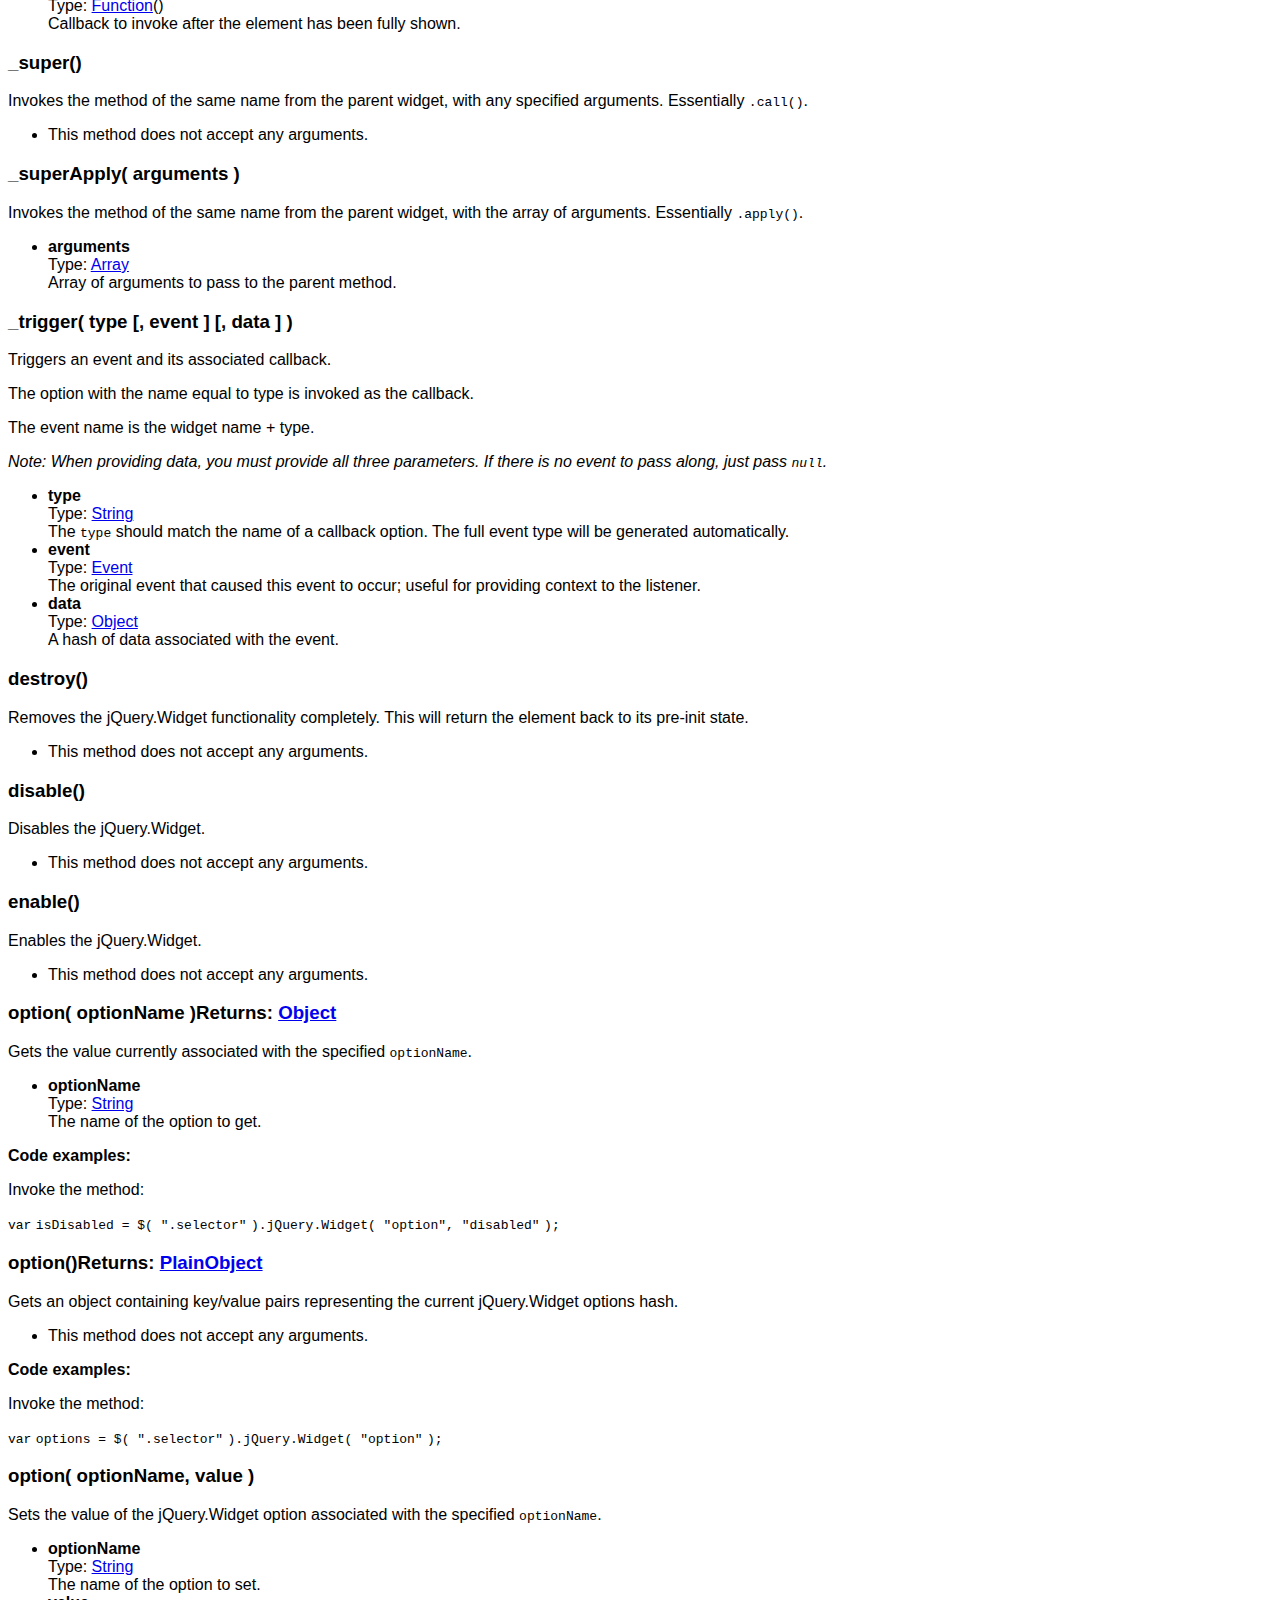
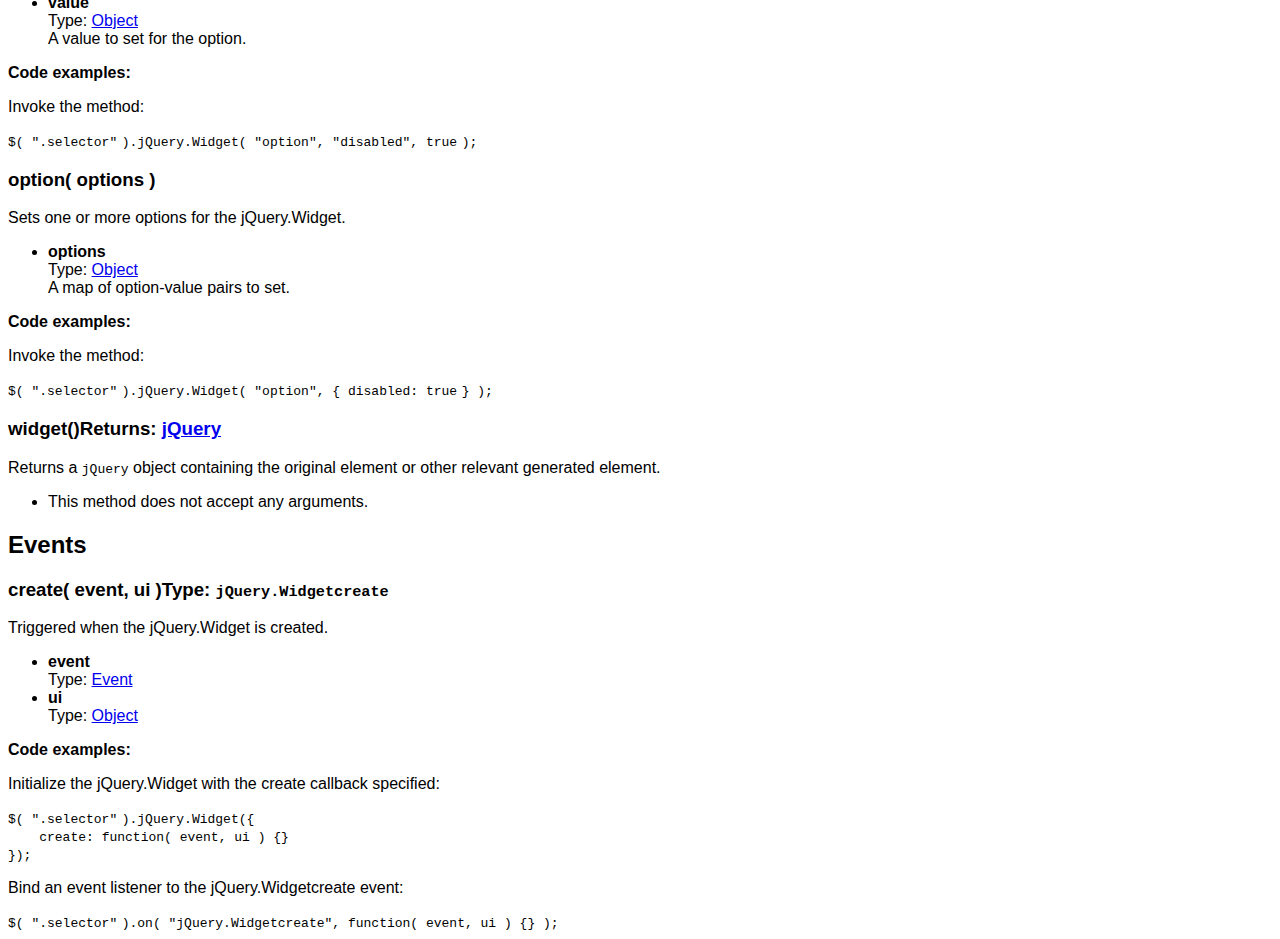
<file: sites/wolves/jquery-ui-1.10.1.custom/jquery-ui-1.10.1.custom/development-bundle/docs/jQuery.widget.html>
<!doctype html>
<html lang="en">
<head>
	<meta charset="utf-8">
	<title>jQuery UI jQuery documentation</title>

	<style>
	body {
		font-family: "Trebuchet MS", "Arial", "Helvetica", "Verdana", "sans-serif"
	}
	.gutter {
		display: none;
	}
	</style>
</head>
<body>

<script>{
		"title":
			"Widget Factory",
		"excerpt":
			"Create stateful jQuery plugins using the same abstraction as all jQuery UI widgets.",
		"termSlugs": {
			"category": [
				"utilities","utilities","widgets"
			]
		}
	}</script><div class="toc">
<h4><span>Contents:</span></h4>
<ul class="toc-list">
<li>
<a href="#jQuery-widget1">jQuery.widget( name [, base ], prototype )</a><ul><li>jQuery.widget( name [, base ], prototype )</li></ul>
</li>
<li><a href="#jQuery-Widget2">jQuery.Widget</a></li>
</ul>
</div><article id="jQuery-widget1" class="entry method"><h2 class="section-title"><span class="name">jQuery.widget( name [, base ], prototype )</span></h2>
<div class="entry-wrapper">
<p class="desc"><strong>Description: </strong>Create stateful jQuery plugins using the same abstraction as all jQuery UI widgets.</p>
<ul class="signatures"><li class="signature" id="jQuery-widget-name-base-prototype">
<h4 class="name">jQuery.widget( name [, base ], prototype )</h4>
<ul>
<li>
<div><strong>name</strong></div>
<div>Type: <a href="http://api.jquery.com/Types#String">String</a>
</div>
<div>The name of the widget to create, including the namespace.</div>
</li>
<li>
<div><strong>base</strong></div>
<div>Type: <a href="http://api.jquery.com/Types/#Function">Function</a>()</div>
<div>The base widget to inherit from. This must be a constructor that can be instantiated with the `new` keyword. Defaults to <code>jQuery.Widget</code>.</div>
</li>
<li>
<div><strong>prototype</strong></div>
<div>Type: <a href="http://api.jquery.com/Types#PlainObject">PlainObject</a>
</div>
<div>The object to use as a prototype for the widget.</div>
</li>
</ul>
</li></ul>
<div class="longdesc" id="entry-longdesc">
			<p>You can create new widgets from scratch, using just the <code>$.Widget</code> object as a base to inherit from, or you can explicitly inherit from existing jQuery UI or third-party widgets. Defining a widget with the same name as you inherit from even allows you to extend widgets in place.</p>

			<p>jQuery UI contains many widgets that maintain state and therefore have a slightly different usage pattern than typical jQuery plugins. All of jQuery UI's widgets use the same patterns, which is defined by the widget factory. So if you learn how to use one widget, then you'll know how to use all of them.</p>

			<p><em>Note: This documentation shows examples using the <a href="/progressbar">progressbar widget</a> but the syntax is the same for every widget.</em></p>

			<h3>Initialization</h3>

			<p>In order to track the state of the widget, we must introduce a full life cycle for the widget. The life cycle starts when the widget is initalized. To initialize a widget, we simply call the plugin on one or more elements.</p>

			<div class="syntaxhighlighter nogutter  "><table border="0" cellpadding="0" cellspacing="0"><tbody><tr><td class="code"><div class="container"><div class="line number1 index0 alt2"><code class="plain">$( </code><code class="string">"#elem"</code> <code class="plain">).progressbar();</code></div></div></td></tr></tbody></table></div>

			<p>This will initialize each element in the jQuery object, in this case the element with an id of <code>"elem"</code>. Because we called the <code>progressbar()</code> method with no parameters, the widget is initialized with its default options. We can pass a set of options during initialization in order to override the default options.</p>

			<div class="syntaxhighlighter nogutter  "><table border="0" cellpadding="0" cellspacing="0"><tbody><tr><td class="code"><div class="container"><div class="line number1 index0 alt2"><code class="plain">$( </code><code class="string">"#elem"</code> <code class="plain">).progressbar({ value: 20 });</code></div></div></td></tr></tbody></table></div>

			<p>We can pass as many or as few options as we want during initialization. Any options that we don't pass will just use their default values.</p>

			<p>The options are part of the widget's state, so we can set options after initialization as well. We'll see this later with the option method.</p>

			<h3>Methods</h3>

			<p>Now that the widget is initialized, we can query its state or perform actions on the widget. All actions after initialization take the form of a method call. To call a method on a widget, we pass the name of the method to the jQuery plugin. For example, to call the <code>value()</code> method on our progressbar widget, we would use:</p>

			<div class="syntaxhighlighter nogutter  "><table border="0" cellpadding="0" cellspacing="0"><tbody><tr><td class="code"><div class="container"><div class="line number1 index0 alt2"><code class="plain">$( </code><code class="string">"#elem"</code> <code class="plain">).progressbar( </code><code class="string">"value"</code> <code class="plain">);</code></div></div></td></tr></tbody></table></div>

			<p>If the method accepts parameters, we can pass them after the method name. For example, to pass the parameter <code>40</code> to the <code>value()</code> method, we can use:</p>

			<div class="syntaxhighlighter nogutter  "><table border="0" cellpadding="0" cellspacing="0"><tbody><tr><td class="code"><div class="container"><div class="line number1 index0 alt2"><code class="plain">$( </code><code class="string">"#elem"</code> <code class="plain">).progressbar( </code><code class="string">"value"</code><code class="plain">, 40 );</code></div></div></td></tr></tbody></table></div>

			<p>Just like other methods in jQuery, most widget methods return the jQuery object for chaining.</p>

			<div class="syntaxhighlighter nogutter  "><table border="0" cellpadding="0" cellspacing="0"><tbody><tr><td class="code"><div class="container"><div class="line number1 index0 alt2"><code class="plain">$( </code><code class="string">"#elem"</code> <code class="plain">)</code></div><div class="line number2 index1 alt1"><code class="undefined spaces">&nbsp;&nbsp;&nbsp;&nbsp;</code><code class="plain">.progressbar( </code><code class="string">"value"</code><code class="plain">, 90 )</code></div><div class="line number3 index2 alt2"><code class="undefined spaces">&nbsp;&nbsp;&nbsp;&nbsp;</code><code class="plain">.addClass( </code><code class="string">"almost-done"</code> <code class="plain">);</code></div></div></td></tr></tbody></table></div>

			<p>Each widget will have its own set of methods based on the functionality that the widget provides. However, there are a few methods that exist on all widgets, which are documented below.</p>

			<h3>Events</h3>

			<p>All widgets have events associated with their various behaviors to notify you when the state is changing. For most widgets, when the events are triggered, the names are prefixed with the widget name. For example, we can bind to progressbar's <code>change</code> event which is triggered whenever the value changes.</p>

			<div class="syntaxhighlighter nogutter  "><table border="0" cellpadding="0" cellspacing="0"><tbody><tr><td class="code"><div class="container"><div class="line number1 index0 alt2"><code class="plain">$( </code><code class="string">"#elem"</code> <code class="plain">).bind( </code><code class="string">"progressbarchange"</code><code class="plain">, </code><code class="keyword">function</code><code class="plain">() {</code></div><div class="line number2 index1 alt1"><code class="undefined spaces">&nbsp;&nbsp;&nbsp;&nbsp;</code><code class="plain">alert( </code><code class="string">"The value has changed!"</code> <code class="plain">);</code></div><div class="line number3 index2 alt2"><code class="plain">});</code></div></div></td></tr></tbody></table></div>

			<p>Each event has a corresponding callback, which is exposed as an option. We can hook into progressbar's <code>change</code> callback instead of binding to the <code>progressbarchange</code> event, if we want to.</p>

			<div class="syntaxhighlighter nogutter  "><table border="0" cellpadding="0" cellspacing="0"><tbody><tr><td class="code"><div class="container"><div class="line number1 index0 alt2"><code class="plain">$( </code><code class="string">"#elem"</code> <code class="plain">).progressbar({</code></div><div class="line number2 index1 alt1"><code class="undefined spaces">&nbsp;&nbsp;&nbsp;&nbsp;</code><code class="plain">change: </code><code class="keyword">function</code><code class="plain">() {</code></div><div class="line number3 index2 alt2"><code class="undefined spaces">&nbsp;&nbsp;&nbsp;&nbsp;&nbsp;&nbsp;&nbsp;&nbsp;</code><code class="plain">alert( </code><code class="string">"The value has changed!"</code> <code class="plain">);</code></div><div class="line number4 index3 alt1"><code class="undefined spaces">&nbsp;&nbsp;&nbsp;&nbsp;</code><code class="plain">}</code></div><div class="line number5 index4 alt2"><code class="plain">});</code></div></div></td></tr></tbody></table></div>

			<p>All widgets have a <code>create</code> event which is triggered upon instantiation.</p>
		</div>
</div></article><article id="jQuery-Widget2" class="entry widget"><h2 class="section-title"><span>Base Widget</span></h2>
<div class="entry-wrapper">
<p class="desc"><strong>Description: </strong>The base widget used by the widget factory.</p>
<section id="quick-nav"><header><h2>QuickNav</h2></header><div class="quick-nav-section">
<h3>Options</h3>
<div><a href="#option-disabled">disabled</a></div>
<div><a href="#option-hide">hide</a></div>
<div><a href="#option-show">show</a></div>
</div>
<div class="quick-nav-section">
<h3>Methods</h3>
<div><a href="#method-destroy">destroy</a></div>
<div><a href="#method-disable">disable</a></div>
<div><a href="#method-enable">enable</a></div>
<div><a href="#method-option">option</a></div>
<div><a href="#method-widget">widget</a></div>
<div><a href="#method-_create">_create</a></div>
<div><a href="#method-_destroy">_destroy</a></div>
<div><a href="#method-_getCreateEventData">_getCreateEventData</a></div>
<div><a href="#method-_getCreateOptions">_getCreateOptions</a></div>
<div><a href="#method-_init">_init</a></div>
<div><a href="#method-_setOptions">_setOptions</a></div>
<div><a href="#method-_setOption">_setOption</a></div>
<div><a href="#method-_on">_on</a></div>
<div><a href="#method-_off">_off</a></div>
<div><a href="#method-_super">_super</a></div>
<div><a href="#method-_superApply">_superApply</a></div>
<div><a href="#method-_delay">_delay</a></div>
<div><a href="#method-_hoverable">_hoverable</a></div>
<div><a href="#method-_focusable">_focusable</a></div>
<div><a href="#method-_trigger">_trigger</a></div>
<div><a href="#method-_show">_show</a></div>
<div><a href="#method-_hide">_hide</a></div>
</div>
<div class="quick-nav-section">
<h3>Events</h3>
<div><a href="#event-create">create</a></div>
</div></section><section id="options"><header><h2 class="underline">Options</h2></header><div id="option-disabled" class="api-item first-item">
<h3>disabled<span class="option-type"><strong>Type: </strong><a href="http://api.jquery.com/Types#Boolean">Boolean</a></span>
</h3>
<div class="default">
<strong>Default: </strong><code>false</code>
</div>
<div>Disables the jQuery.Widget if set to <code>true</code>.</div>
<strong>Code examples:</strong><p>Initialize the jQuery.Widget with the disabled option specified:</p>
<div class="syntaxhighlighter nogutter  "><table border="0" cellpadding="0" cellspacing="0"><tbody><tr><td class="code"><div class="container"><div class="line number1 index0 alt2"><code class="plain">$( </code><code class="string">".selector"</code> <code class="plain">).jQuery.Widget({ disabled: </code><code class="keyword">true</code> <code class="plain">});</code></div></div></td></tr></tbody></table></div>
<p>Get or set the disabled option, after initialization:</p>
<div class="syntaxhighlighter nogutter  "><table border="0" cellpadding="0" cellspacing="0"><tbody><tr><td class="code"><div class="container"><div class="line number1 index0 alt2"><code class="comments">// getter</code></div><div class="line number2 index1 alt1"><code class="keyword">var</code> <code class="plain">disabled = $( </code><code class="string">".selector"</code> <code class="plain">).jQuery.Widget( </code><code class="string">"option"</code><code class="plain">, </code><code class="string">"disabled"</code> <code class="plain">);</code></div><div class="line number3 index2 alt2">&nbsp;</div><div class="line number4 index3 alt1"><code class="comments">// setter</code></div><div class="line number5 index4 alt2"><code class="plain">$( </code><code class="string">".selector"</code> <code class="plain">).jQuery.Widget( </code><code class="string">"option"</code><code class="plain">, </code><code class="string">"disabled"</code><code class="plain">, </code><code class="keyword">true</code> <code class="plain">);</code></div></div></td></tr></tbody></table></div>
</div>
<div id="option-hide" class="api-item">
<h3>hide<span class="option-type"><strong>Type: </strong><a href="http://api.jquery.com/Types#Boolean">Boolean</a> or <a href="http://api.jquery.com/Types#Number">Number</a> or <a href="http://api.jquery.com/Types#String">String</a> or <a href="http://api.jquery.com/Types#Object">Object</a></span>
</h3>
<div class="default">
<strong>Default: </strong><code>null</code>
</div>
<div>If and how to animate the hiding of the element.</div>
<strong>Multiple types supported:</strong><ul>
<li>
<strong>Boolean</strong>: 
			When set to <code>false</code>, no animation will be used and the element will be hidden immediately.
			When set to <code>true</code>, the element will fade out with the default duration and the default easing.
		</li>
<li>
<strong>Number</strong>: 
			The element will fade out with the specified duration and the default easing.
		</li>
<li>
<strong>String</strong>: 
			The element will be hidden using the specified effect.
			The value can either be the name of a built-in jQuery animateion method, such as <code>"slideUp"</code>, or the name of a jQuery UI effect, such as <code>"fold"</code>.
			In either case the effect will be used with the default duration and the default easing.
		</li>
<li>
<strong>Object</strong>: If the value is an object, then <code>effect</code>, <code>duration</code>, and <code>easing</code> properties may be provided. If the <code>effect</code> property contains the name of a jQuery method, then that method will be used; otherwise it is assumed to be the name of a jQuery UI effect. When using a jQuery UI effect that supports additional settings, you may include those settings in the object and they will be passed to the effect. If <code>duration</code> or <code>easing</code> is omitted, then the default values will be used. If <code>effect</code> is omitted, then <code>"fadeOut"</code> will be used.</li>
</ul>
<strong>Code examples:</strong><p>Initialize the jQuery.Widget with the hide option specified:</p>
<div class="syntaxhighlighter nogutter  "><table border="0" cellpadding="0" cellspacing="0"><tbody><tr><td class="code"><div class="container"><div class="line number1 index0 alt2"><code class="plain">$( </code><code class="string">".selector"</code> <code class="plain">).jQuery.Widget({ hide: { effect: </code><code class="string">"explode"</code><code class="plain">, duration: 1000 } });</code></div></div></td></tr></tbody></table></div>
<p>Get or set the hide option, after initialization:</p>
<div class="syntaxhighlighter nogutter  "><table border="0" cellpadding="0" cellspacing="0"><tbody><tr><td class="code"><div class="container"><div class="line number1 index0 alt2"><code class="comments">// getter</code></div><div class="line number2 index1 alt1"><code class="keyword">var</code> <code class="plain">hide = $( </code><code class="string">".selector"</code> <code class="plain">).jQuery.Widget( </code><code class="string">"option"</code><code class="plain">, </code><code class="string">"hide"</code> <code class="plain">);</code></div><div class="line number3 index2 alt2">&nbsp;</div><div class="line number4 index3 alt1"><code class="comments">// setter</code></div><div class="line number5 index4 alt2"><code class="plain">$( </code><code class="string">".selector"</code> <code class="plain">).jQuery.Widget( </code><code class="string">"option"</code><code class="plain">, </code><code class="string">"hide"</code><code class="plain">, { effect: </code><code class="string">"explode"</code><code class="plain">, duration: 1000 } );</code></div></div></td></tr></tbody></table></div>
</div>
<div id="option-show" class="api-item">
<h3>show<span class="option-type"><strong>Type: </strong><a href="http://api.jquery.com/Types#Boolean">Boolean</a> or <a href="http://api.jquery.com/Types#Number">Number</a> or <a href="http://api.jquery.com/Types#String">String</a> or <a href="http://api.jquery.com/Types#Object">Object</a></span>
</h3>
<div class="default">
<strong>Default: </strong><code>null</code>
</div>
<div>If and how to animate the showing of the element.</div>
<strong>Multiple types supported:</strong><ul>
<li>
<strong>Boolean</strong>: 
			When set to <code>false</code>, no animation will be used and the element will be shown immediately.
			When set to <code>true</code>, the element will fade in with the default duration and the default easing.
		</li>
<li>
<strong>Number</strong>: 
			The element will fade in with the specified duration and the default easing.
		</li>
<li>
<strong>String</strong>: 
			The element will be shown using the specified effect.
			The value can either be the name of a built-in jQuery animateion method, such as <code>"slideDown"</code>, or the name of a jQuery UI effect, such as <code>"fold"</code>.
			In either case the effect will be used with the default duration and the default easing.
		</li>
<li>
<strong>Object</strong>: If the value is an object, then <code>effect</code>, <code>duration</code>, and <code>easing</code> properties may be provided. If the <code>effect</code> property contains the name of a jQuery method, then that method will be used; otherwise it is assumed to be the name of a jQuery UI effect. When using a jQuery UI effect that supports additional settings, you may include those settings in the object and they will be passed to the effect. If <code>duration</code> or <code>easing</code> is omitted, then the default values will be used. If <code>effect</code> is omitted, then <code>"fadeIn"</code> will be used.</li>
</ul>
<strong>Code examples:</strong><p>Initialize the jQuery.Widget with the show option specified:</p>
<div class="syntaxhighlighter nogutter  "><table border="0" cellpadding="0" cellspacing="0"><tbody><tr><td class="code"><div class="container"><div class="line number1 index0 alt2"><code class="plain">$( </code><code class="string">".selector"</code> <code class="plain">).jQuery.Widget({ show: { effect: </code><code class="string">"blind"</code><code class="plain">, duration: 800 } });</code></div></div></td></tr></tbody></table></div>
<p>Get or set the show option, after initialization:</p>
<div class="syntaxhighlighter nogutter  "><table border="0" cellpadding="0" cellspacing="0"><tbody><tr><td class="code"><div class="container"><div class="line number1 index0 alt2"><code class="comments">// getter</code></div><div class="line number2 index1 alt1"><code class="keyword">var</code> <code class="plain">show = $( </code><code class="string">".selector"</code> <code class="plain">).jQuery.Widget( </code><code class="string">"option"</code><code class="plain">, </code><code class="string">"show"</code> <code class="plain">);</code></div><div class="line number3 index2 alt2">&nbsp;</div><div class="line number4 index3 alt1"><code class="comments">// setter</code></div><div class="line number5 index4 alt2"><code class="plain">$( </code><code class="string">".selector"</code> <code class="plain">).jQuery.Widget( </code><code class="string">"option"</code><code class="plain">, </code><code class="string">"show"</code><code class="plain">, { effect: </code><code class="string">"blind"</code><code class="plain">, duration: 800 } );</code></div></div></td></tr></tbody></table></div>
</div></section><section id="methods"><header><h2 class="underline">Methods</h2></header><div id="method-_create"><div class="api-item first-item">
<h3>_create()</h3>
<div>
					The <code>_create()</code> method is the widget's constructor.
					There are no parameters, but <code>this.element</code> and <code>this.options</code> are already set.
				</div>
<ul><li><div class="null-signature">This method does not accept any arguments.</div></li></ul>
</div></div>
<div id="method-_delay"><div class="api-item">
<h3>_delay( fn [, delay ] )<span class="returns">Returns: <a href="http://api.jquery.com/Types#Number">Number</a></span>
</h3>
<div>
					Invokes the provided function after a specified delay. Keeps <code>this</code> context correct. Essentially <code>setTimeout()</code>.
					<p>Returns the timeout ID for use with <code>clearTimeout()</code>.</p>
				</div>
<ul>
<li>
<div><strong>fn</strong></div>
<div>Type: <a href="http://api.jquery.com/Types/#Function">Function</a>() or <a href="http://api.jquery.com/Types#String">String</a>
</div>
<div>The function to invoke. Can also be the name of a method on the widget.</div>
</li>
<li>
<div><strong>delay</strong></div>
<div>Type: <a href="http://api.jquery.com/Types#Number">Number</a>
</div>
<div>The number of milliseconds to wait before invoking the function. Deafults to <code>0</code>.</div>
</li>
</ul>
</div></div>
<div id="method-_destroy"><div class="api-item">
<h3>_destroy()</h3>
<div>
					The public <a href="#method-destroy"><code>destroy()</code></a> method cleans up all common data, events, etc. and then delegates out to <code>_destroy()</code> for custom, widget-specific, cleanup.
				</div>
<ul><li><div class="null-signature">This method does not accept any arguments.</div></li></ul>
</div></div>
<div id="method-_focusable"><div class="api-item">
<h3>_focusable( element )</h3>
<div>
					Sets up <code>element</code> to apply the <code>ui-state-focus</code> class on focus.
					<p>The event handlers are automatically cleaned up on destroy.</p>
				</div>
<ul><li>
<div><strong>element</strong></div>
<div>Type: <a href="http://api.jquery.com/Types#jQuery">jQuery</a>
</div>
<div>The element(s) to apply the focusable behavior to.</div>
</li></ul>
</div></div>
<div id="method-_getCreateEventData"><div class="api-item">
<h3>_getCreateEventData()<span class="returns">Returns: <a href="http://api.jquery.com/Types#Object">Object</a></span>
</h3>
<div>
					All widgets trigger the <a href="#event-create"><code>create</code></a> event. By default, no data is provided in the event, but this method can return an object which will be passed as the <code>create</code> event's data.
				</div>
<ul><li><div class="null-signature">This method does not accept any arguments.</div></li></ul>
</div></div>
<div id="method-_getCreateOptions"><div class="api-item">
<h3>_getCreateOptions()<span class="returns">Returns: <a href="http://api.jquery.com/Types#Object">Object</a></span>
</h3>
<div>
					This method allows the widget to define a custom method for defining options during instantiation. This user-provided options override the options returned by this method which override the default options.
				</div>
<ul><li><div class="null-signature">This method does not accept any arguments.</div></li></ul>
</div></div>
<div id="method-_hide"><div class="api-item">
<h3>_hide( element, option [, callback ] )</h3>
<div>
					Hides an element immediately, using built-in animation methods, or using custom effects.
					See the <a href="#option-hide">hide</a> option for possible <code>option</code> values.
				</div>
<ul>
<li>
<div><strong>element</strong></div>
<div>Type: <a href="http://api.jquery.com/Types#jQuery">jQuery</a>
</div>
<div>The element(s) to hide.</div>
</li>
<li>
<div><strong>option</strong></div>
<div>Type: <a href="http://api.jquery.com/Types#Object">Object</a>
</div>
<div>The settings defining how to hide the element.</div>
</li>
<li>
<div><strong>callback</strong></div>
<div>Type: <a href="http://api.jquery.com/Types/#Function">Function</a>()</div>
<div>Callback to invoke after the element has been fully hidden.</div>
</li>
</ul>
</div></div>
<div id="method-_hoverable"><div class="api-item">
<h3>_hoverable( element )</h3>
<div>
					Sets up <code>element</code> to apply the <code>ui-state-hover</code> class on hover.
					<p>The event handlers are automatically cleaned up on destroy.</p>
				</div>
<ul><li>
<div><strong>element</strong></div>
<div>Type: <a href="http://api.jquery.com/Types#jQuery">jQuery</a>
</div>
<div>The element(s) to apply the hoverable behavior to.</div>
</li></ul>
</div></div>
<div id="method-_init"><div class="api-item">
<h3>_init()</h3>
<div>
					Widgets have the concept of initialization that is distinct from creation. Any time the plugin is called with no arguments or with only an option hash, the widget is initialized; this includes when the widget is created.

					<p><em>Note: Initialization should only be handled if there is a logical action to perform on successive calls to the widget with no arguments.</em></p>
				</div>
<ul><li><div class="null-signature">This method does not accept any arguments.</div></li></ul>
</div></div>
<div id="method-_off"><div class="api-item">
<h3>_off( element, eventName )</h3>
<div>
					Unbinds event handlers from the specified element(s).
				</div>
<ul>
<li>
<div><strong>element</strong></div>
<div>Type: <a href="http://api.jquery.com/Types#jQuery">jQuery</a>
</div>
<div>
						The element(s) to unbind the event handlers from. Unlike the <code>_on()</code> method, the elements are required for <code>_off()</code>.
					</div>
</li>
<li>
<div><strong>eventName</strong></div>
<div>Type: <a href="http://api.jquery.com/Types#String">String</a>
</div>
<div>One or more space-separated event types.</div>
</li>
</ul>
</div></div>
<div id="method-_on"><div class="api-item">
<h3>_on(  [element ], handlers )</h3>
<div>
					Binds event handlers to the specified element(s). Delegation is supported via selectors inside the event names, e.g., "<code>click .foo</code>". The <code>_on()</code> method provides several benefits of direct event binding:
					<ul>
						<li>Maintains proper <code>this</code> context inside the handlers.</li>
						<li>Automatically handles disabled widgets: If the widget is disabled or the event occurs on an element with the <code>ui-state-disabled</code> class, the event handler is not invoked.</li>
						<li>Event handlers are automatically namespaced and cleaned up on destroy.</li>
					</ul>
				</div>
<ul>
<li>
<div><strong>element</strong></div>
<div>Type: <a href="http://api.jquery.com/Types#jQuery">jQuery</a>
</div>
<div>Which element(s) to bind the event handlers to. If no element is provided, <code>this.element</code> is used.</div>
</li>
<li>
<div><strong>handlers</strong></div>
<div>Type: <a href="http://api.jquery.com/Types#Object">Object</a>
</div>
<div>
						A map in which the string keys represent the event type and optional selector for delegation, and the values represent a handler function to be called for the event.
					</div>
</li>
</ul>
</div></div>
<div id="method-_setOption"><div class="api-item">
<h3>_setOption( key, value )</h3>
<div>
					Called from the <a href="#method-_setOptions"><code>_setOptions()</code></a> method for each individual option. Widget state should be updated based on changes.
				</div>
<ul>
<li>
<div><strong>key</strong></div>
<div>Type: <a href="http://api.jquery.com/Types#String">String</a>
</div>
<div>The name of the option to set.</div>
</li>
<li>
<div><strong>value</strong></div>
<div>Type: <a href="http://api.jquery.com/Types#Object">Object</a>
</div>
<div>A value to set for the option.</div>
</li>
</ul>
</div></div>
<div id="method-_setOptions"><div class="api-item">
<h3>_setOptions( options )</h3>
<div>
					Called whenever the <a href="#method-option"><code>option()</code></a> method is called, regardless of the form in which the <code>option()</code> method was called.
					<p>Overriding this is useful if you can defer processor-intensive changes for multiple option changes.</p>
				</div>
<ul><li>
<div><strong>options</strong></div>
<div>Type: <a href="http://api.jquery.com/Types#Object">Object</a>
</div>
<div>A map of option-value pairs to set.</div>
</li></ul>
</div></div>
<div id="method-_show"><div class="api-item">
<h3>_show( element, option [, callback ] )</h3>
<div>
					Shows an element immediately, using built-in animation methods, or using custom effects.
					See the <a href="#option-show">show</a> option for possible <code>option</code> values.
				</div>
<ul>
<li>
<div><strong>element</strong></div>
<div>Type: <a href="http://api.jquery.com/Types#jQuery">jQuery</a>
</div>
<div>The element(s) to show.</div>
</li>
<li>
<div><strong>option</strong></div>
<div>Type: <a href="http://api.jquery.com/Types#Object">Object</a>
</div>
<div>The settings defining how to show the element.</div>
</li>
<li>
<div><strong>callback</strong></div>
<div>Type: <a href="http://api.jquery.com/Types/#Function">Function</a>()</div>
<div>Callback to invoke after the element has been fully shown.</div>
</li>
</ul>
</div></div>
<div id="method-_super"><div class="api-item">
<h3>_super()</h3>
<div>
					Invokes the method of the same name from the parent widget, with any specified arguments. Essentially <code>.call()</code>.
				</div>
<ul><li><div class="null-signature">This method does not accept any arguments.</div></li></ul>
</div></div>
<div id="method-_superApply"><div class="api-item">
<h3>_superApply( arguments )</h3>
<div>
					Invokes the method of the same name from the parent widget, with the array of arguments. Essentially <code>.apply()</code>.
				</div>
<ul><li>
<div><strong>arguments</strong></div>
<div>Type: <a href="http://api.jquery.com/Types#Array">Array</a>
</div>
<div>Array of arguments to pass to the parent method.</div>
</li></ul>
</div></div>
<div id="method-_trigger"><div class="api-item">
<h3>_trigger( type [, event ] [, data ] )</h3>
<div>
					Triggers an event and its associated callback.
					<p>The option with the name equal to type is invoked as the callback.</p>
					<p>The event name is the widget name + type.</p>
					<p><em>Note: When providing data, you must provide all three parameters. If there is no event to pass along, just pass <code>null</code>.</em></p>
				</div>
<ul>
<li>
<div><strong>type</strong></div>
<div>Type: <a href="http://api.jquery.com/Types#String">String</a>
</div>
<div>The <code>type</code> should match the name of a callback option. The full event type will be generated automatically.</div>
</li>
<li>
<div><strong>event</strong></div>
<div>Type: <a href="http://api.jquery.com/Types#Event">Event</a>
</div>
<div>The original event that caused this event to occur; useful for providing context to the listener.</div>
</li>
<li>
<div><strong>data</strong></div>
<div>Type: <a href="http://api.jquery.com/Types#Object">Object</a>
</div>
<div>A hash of data associated with the event.</div>
</li>
</ul>
</div></div>
<div id="method-destroy"><div class="api-item">
<h3>destroy()</h3>
<div>
		Removes the jQuery.Widget functionality completely. This will return the element back to its pre-init state.
	</div>
<ul><li><div class="null-signature">This method does not accept any arguments.</div></li></ul>
</div></div>
<div id="method-disable"><div class="api-item">
<h3>disable()</h3>
<div>
		Disables the jQuery.Widget.
	</div>
<ul><li><div class="null-signature">This method does not accept any arguments.</div></li></ul>
</div></div>
<div id="method-enable"><div class="api-item">
<h3>enable()</h3>
<div>
		Enables the jQuery.Widget.
	</div>
<ul><li><div class="null-signature">This method does not accept any arguments.</div></li></ul>
</div></div>
<div id="method-option">
<div class="api-item">
<h3>option( optionName )<span class="returns">Returns: <a href="http://api.jquery.com/Types#Object">Object</a></span>
</h3>
<div>Gets the value currently associated with the specified <code>optionName</code>.</div>
<ul><li>
<div><strong>optionName</strong></div>
<div>Type: <a href="http://api.jquery.com/Types#String">String</a>
</div>
<div>The name of the option to get.</div>
</li></ul>
<div>
<strong>Code examples:</strong><p>Invoke the  method:</p>
<div class="syntaxhighlighter nogutter  "><table border="0" cellpadding="0" cellspacing="0"><tbody><tr><td class="code"><div class="container"><div class="line number1 index0 alt2"><code class="keyword">var</code> <code class="plain">isDisabled = $( </code><code class="string">".selector"</code> <code class="plain">).jQuery.Widget( </code><code class="string">"option"</code><code class="plain">, </code><code class="string">"disabled"</code> <code class="plain">);</code></div></div></td></tr></tbody></table></div>
</div>
</div>
<div class="api-item">
<h3>option()<span class="returns">Returns: <a href="http://api.jquery.com/Types#PlainObject">PlainObject</a></span>
</h3>
<div>Gets an object containing key/value pairs representing the current jQuery.Widget options hash.</div>
<ul><li><div class="null-signature">This method does not accept any arguments.</div></li></ul>
<div>
<strong>Code examples:</strong><p>Invoke the  method:</p>
<div class="syntaxhighlighter nogutter  "><table border="0" cellpadding="0" cellspacing="0"><tbody><tr><td class="code"><div class="container"><div class="line number1 index0 alt2"><code class="keyword">var</code> <code class="plain">options = $( </code><code class="string">".selector"</code> <code class="plain">).jQuery.Widget( </code><code class="string">"option"</code> <code class="plain">);</code></div></div></td></tr></tbody></table></div>
</div>
</div>
<div class="api-item">
<h3>option( optionName, value )</h3>
<div>Sets the value of the jQuery.Widget option associated with the specified <code>optionName</code>.</div>
<ul>
<li>
<div><strong>optionName</strong></div>
<div>Type: <a href="http://api.jquery.com/Types#String">String</a>
</div>
<div>The name of the option to set.</div>
</li>
<li>
<div><strong>value</strong></div>
<div>Type: <a href="http://api.jquery.com/Types#Object">Object</a>
</div>
<div>A value to set for the option.</div>
</li>
</ul>
<div>
<strong>Code examples:</strong><p>Invoke the  method:</p>
<div class="syntaxhighlighter nogutter  "><table border="0" cellpadding="0" cellspacing="0"><tbody><tr><td class="code"><div class="container"><div class="line number1 index0 alt2"><code class="plain">$( </code><code class="string">".selector"</code> <code class="plain">).jQuery.Widget( </code><code class="string">"option"</code><code class="plain">, </code><code class="string">"disabled"</code><code class="plain">, </code><code class="keyword">true</code> <code class="plain">);</code></div></div></td></tr></tbody></table></div>
</div>
</div>
<div class="api-item">
<h3>option( options )</h3>
<div>Sets one or more options for the jQuery.Widget.</div>
<ul><li>
<div><strong>options</strong></div>
<div>Type: <a href="http://api.jquery.com/Types#Object">Object</a>
</div>
<div>A map of option-value pairs to set.</div>
</li></ul>
<div>
<strong>Code examples:</strong><p>Invoke the  method:</p>
<div class="syntaxhighlighter nogutter  "><table border="0" cellpadding="0" cellspacing="0"><tbody><tr><td class="code"><div class="container"><div class="line number1 index0 alt2"><code class="plain">$( </code><code class="string">".selector"</code> <code class="plain">).jQuery.Widget( </code><code class="string">"option"</code><code class="plain">, { disabled: </code><code class="keyword">true</code> <code class="plain">} );</code></div></div></td></tr></tbody></table></div>
</div>
</div>
</div>
<div id="method-widget"><div class="api-item">
<h3>widget()<span class="returns">Returns: <a href="http://api.jquery.com/Types#jQuery">jQuery</a></span>
</h3>
<div>
		Returns a <code>jQuery</code> object containing the original element or other relevant generated element.
	</div>
<ul><li><div class="null-signature">This method does not accept any arguments.</div></li></ul>
</div></div></section><section id="events"><header><h2 class="underline">Events</h2></header><div id="event-create" class="api-item first-item">
<h3>create( event, ui )<span class="returns">Type: <code>jQuery.Widgetcreate</code></span>
</h3>
<div>
		Triggered when the jQuery.Widget is created.
	</div>
<ul>
<li>
<div><strong>event</strong></div>
<div>Type: <a href="http://api.jquery.com/Types#Event">Event</a>
</div>
<div></div>
</li>
<li>
<div><strong>ui</strong></div>
<div>Type: <a href="http://api.jquery.com/Types#Object">Object</a>
</div>
<div></div>
</li>
</ul>
<div>
<strong>Code examples:</strong><p>Initialize the jQuery.Widget with the create callback specified:</p>
<div class="syntaxhighlighter nogutter  "><table border="0" cellpadding="0" cellspacing="0"><tbody><tr><td class="code"><div class="container"><div class="line number1 index0 alt2"><code class="plain">$( </code><code class="string">".selector"</code> <code class="plain">).jQuery.Widget({</code></div><div class="line number2 index1 alt1"><code class="undefined spaces">&nbsp;&nbsp;&nbsp;&nbsp;</code><code class="plain">create: </code><code class="keyword">function</code><code class="plain">( event, ui ) {}</code></div><div class="line number3 index2 alt2"><code class="plain">});</code></div></div></td></tr></tbody></table></div>
<p>Bind an event listener to the jQuery.Widgetcreate event:</p>
<div class="syntaxhighlighter nogutter  "><table border="0" cellpadding="0" cellspacing="0"><tbody><tr><td class="code"><div class="container"><div class="line number1 index0 alt2"><code class="plain">$( </code><code class="string">".selector"</code> <code class="plain">).on( </code><code class="string">"jQuery.Widgetcreate"</code><code class="plain">, </code><code class="keyword">function</code><code class="plain">( event, ui ) {} );</code></div></div></td></tr></tbody></table></div>
</div>
</div></section>
</div></article>

</body>
</html>
</file>
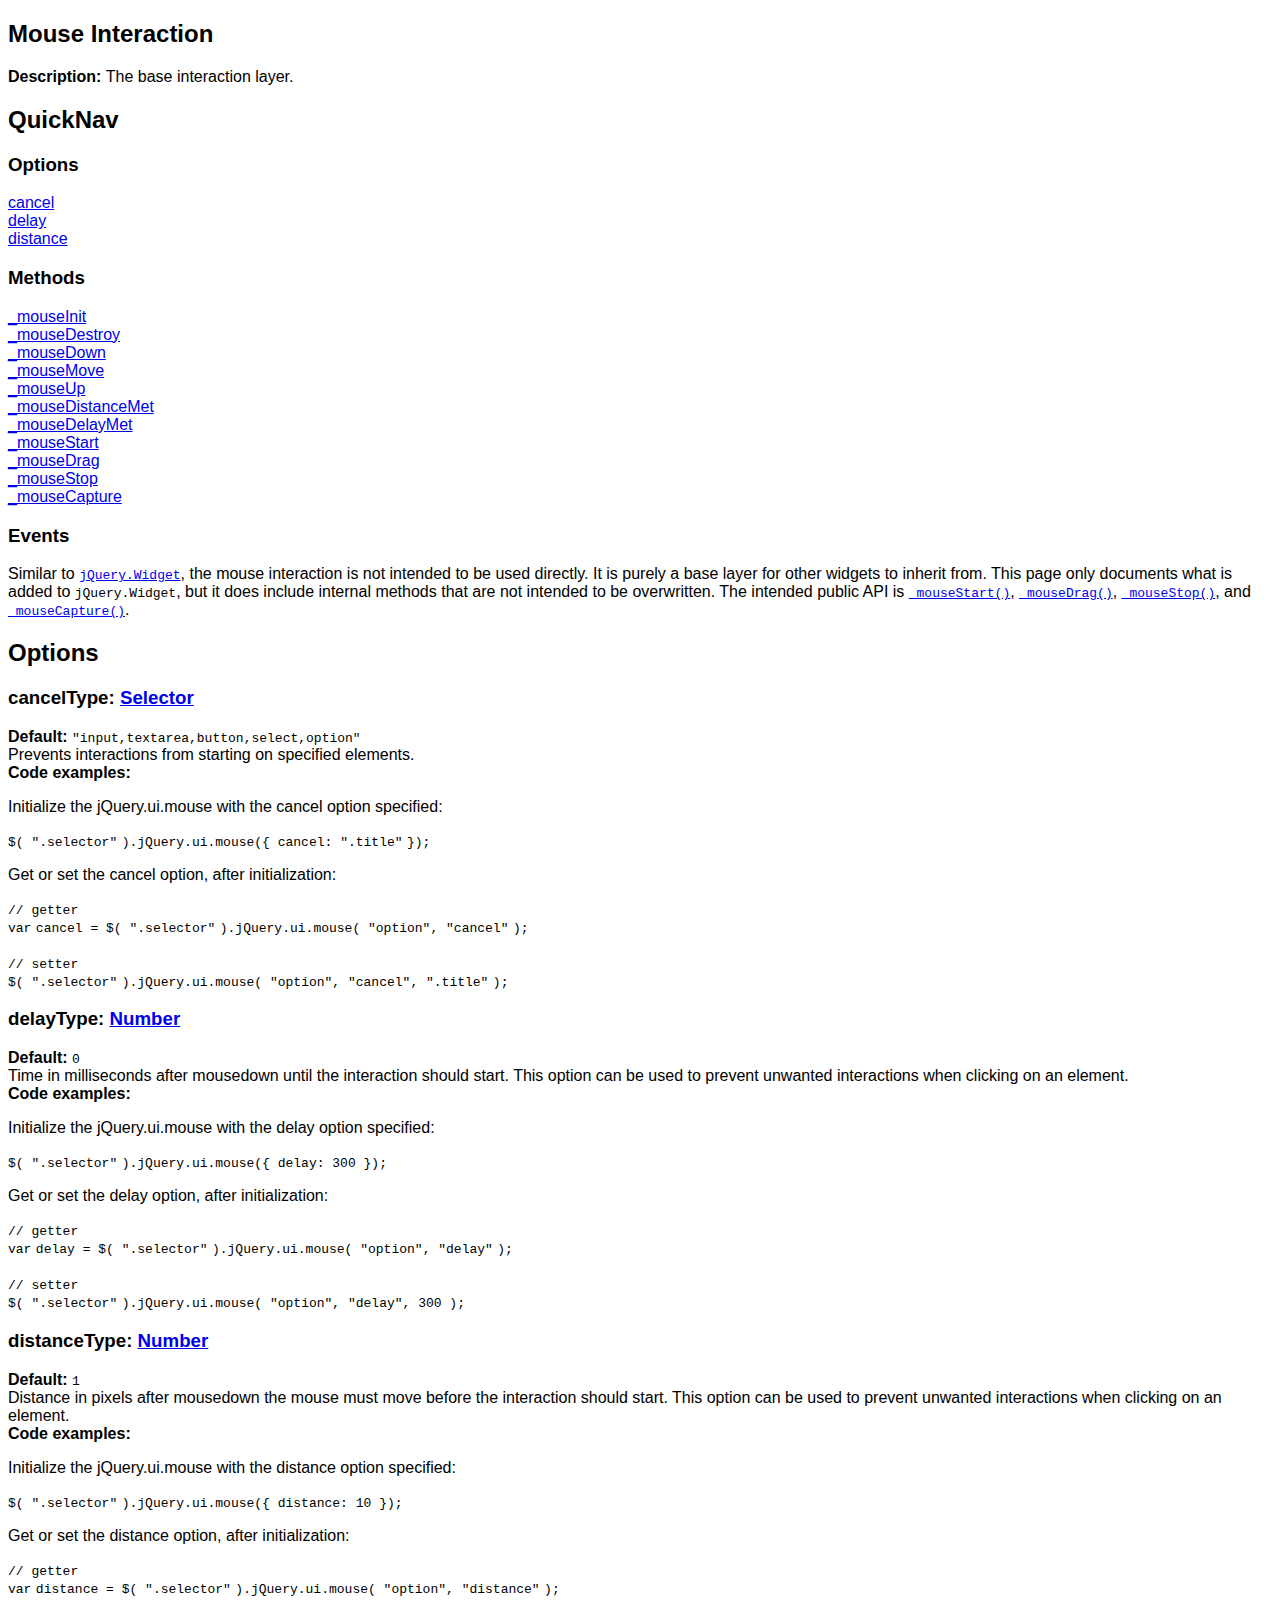
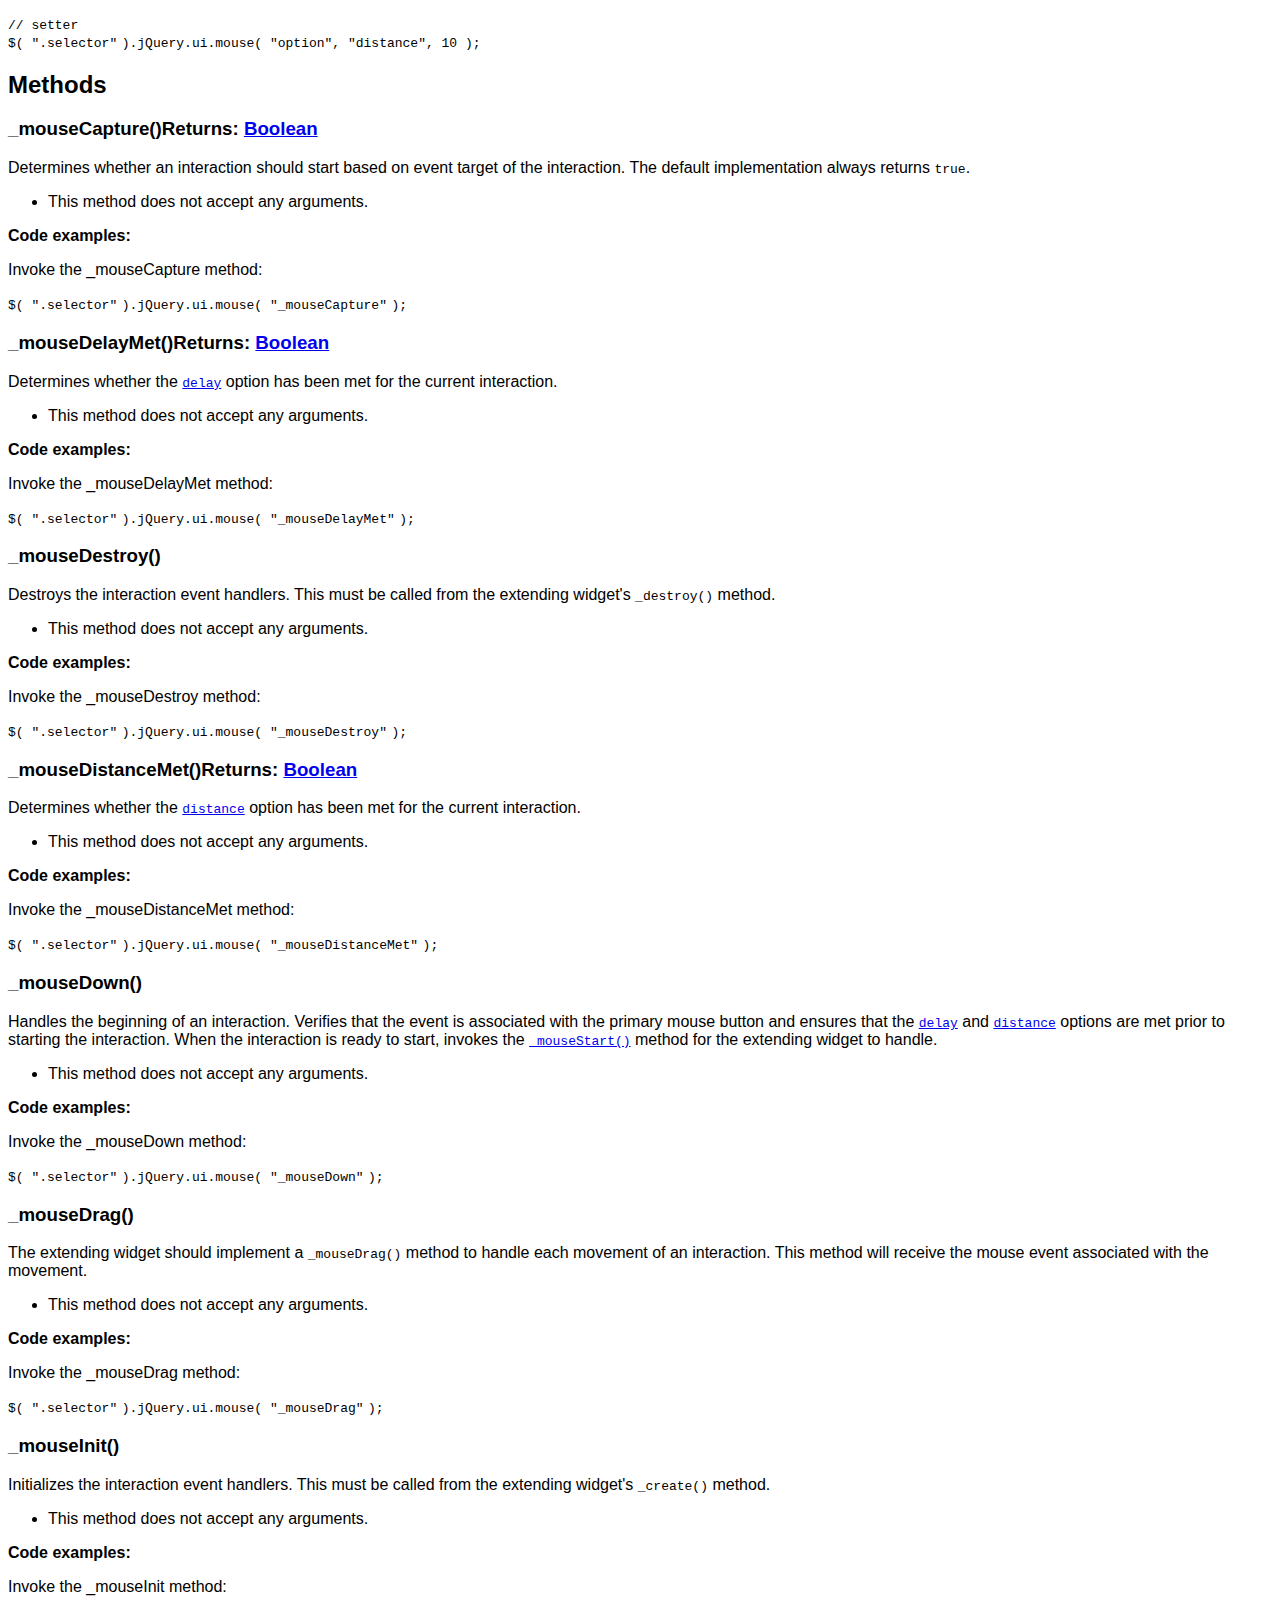
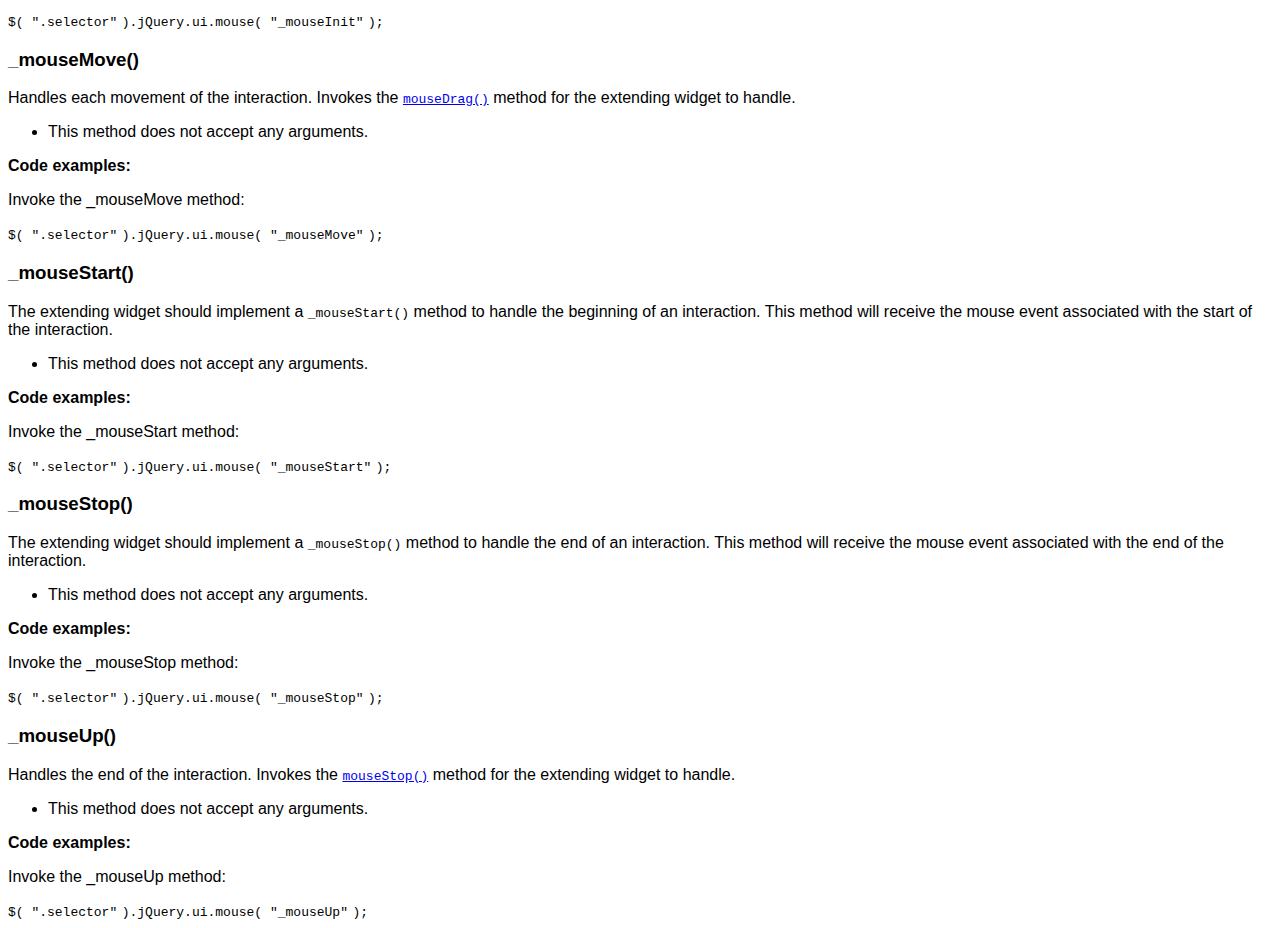
<file: sites/wolves/jquery-ui-1.10.1.custom/jquery-ui-1.10.1.custom/development-bundle/docs/mouse.html>
<!doctype html>
<html lang="en">
<head>
	<meta charset="utf-8">
	<title>jQuery UI mouse documentation</title>

	<style>
	body {
		font-family: "Trebuchet MS", "Arial", "Helvetica", "Verdana", "sans-serif"
	}
	.gutter {
		display: none;
	}
	</style>
</head>
<body>

<script>{
		"title":
			"Mouse Interaction",
		"excerpt":
			"The base interaction layer.",
		"termSlugs": {
			"category": [
				"utilities","interactions"
			]
		}
	}</script><article id="jQuery-ui-mouse1" class="entry widget"><h2 class="section-title"><span>Mouse Interaction</span></h2>
<div class="entry-wrapper">
<p class="desc"><strong>Description: </strong>The base interaction layer.</p>
<section id="quick-nav"><header><h2>QuickNav</h2></header><div class="quick-nav-section">
<h3>Options</h3>
<div><a href="#option-cancel">cancel</a></div>
<div><a href="#option-delay">delay</a></div>
<div><a href="#option-distance">distance</a></div>
</div>
<div class="quick-nav-section">
<h3>Methods</h3>
<div><a href="#method-_mouseInit">_mouseInit</a></div>
<div><a href="#method-_mouseDestroy">_mouseDestroy</a></div>
<div><a href="#method-_mouseDown">_mouseDown</a></div>
<div><a href="#method-_mouseMove">_mouseMove</a></div>
<div><a href="#method-_mouseUp">_mouseUp</a></div>
<div><a href="#method-_mouseDistanceMet">_mouseDistanceMet</a></div>
<div><a href="#method-_mouseDelayMet">_mouseDelayMet</a></div>
<div><a href="#method-_mouseStart">_mouseStart</a></div>
<div><a href="#method-_mouseDrag">_mouseDrag</a></div>
<div><a href="#method-_mouseStop">_mouseStop</a></div>
<div><a href="#method-_mouseCapture">_mouseCapture</a></div>
</div>
<div class="quick-nav-section"><h3>Events</h3></div></section><div class="longdesc" id="entry-longdesc">
		<p>Similar to <a href="/jQuery.Widget#jQuery-Widget2"><code>jQuery.Widget</code></a>, the mouse interaction is not intended to be used directly. It is purely a base layer for other widgets to inherit from. This page only documents what is added to <code>jQuery.Widget</code>, but it does include internal methods that are not intended to be overwritten. The intended public API is <a href="#method-_mouseStart"><code>_mouseStart()</code></a>, <a href="#method-_mouseDrag"><code>_mouseDrag()</code></a>, <a href="#method-_mouseStop"><code>_mouseStop()</code></a>, and <a href="#method-_mouseCapture"><code>_mouseCapture()</code></a>.</p>
	</div>
<section id="options"><header><h2 class="underline">Options</h2></header><div id="option-cancel" class="api-item first-item">
<h3>cancel<span class="option-type"><strong>Type: </strong><a href="http://api.jquery.com/Types#Selector">Selector</a></span>
</h3>
<div class="default">
<strong>Default: </strong><code>"input,textarea,button,select,option"</code>
</div>
<div>Prevents interactions from starting on specified elements.</div>
<strong>Code examples:</strong><p>Initialize the jQuery.ui.mouse with the cancel option specified:</p>
<div class="syntaxhighlighter nogutter  "><table border="0" cellpadding="0" cellspacing="0"><tbody><tr><td class="code"><div class="container"><div class="line number1 index0 alt2"><code class="plain">$( </code><code class="string">".selector"</code> <code class="plain">).jQuery.ui.mouse({ cancel: </code><code class="string">".title"</code> <code class="plain">});</code></div></div></td></tr></tbody></table></div>
<p>Get or set the cancel option, after initialization:</p>
<div class="syntaxhighlighter nogutter  "><table border="0" cellpadding="0" cellspacing="0"><tbody><tr><td class="code"><div class="container"><div class="line number1 index0 alt2"><code class="comments">// getter</code></div><div class="line number2 index1 alt1"><code class="keyword">var</code> <code class="plain">cancel = $( </code><code class="string">".selector"</code> <code class="plain">).jQuery.ui.mouse( </code><code class="string">"option"</code><code class="plain">, </code><code class="string">"cancel"</code> <code class="plain">);</code></div><div class="line number3 index2 alt2">&nbsp;</div><div class="line number4 index3 alt1"><code class="comments">// setter</code></div><div class="line number5 index4 alt2"><code class="plain">$( </code><code class="string">".selector"</code> <code class="plain">).jQuery.ui.mouse( </code><code class="string">"option"</code><code class="plain">, </code><code class="string">"cancel"</code><code class="plain">, </code><code class="string">".title"</code> <code class="plain">);</code></div></div></td></tr></tbody></table></div>
</div>
<div id="option-delay" class="api-item">
<h3>delay<span class="option-type"><strong>Type: </strong><a href="http://api.jquery.com/Types#Number">Number</a></span>
</h3>
<div class="default">
<strong>Default: </strong><code>0</code>
</div>
<div>Time in milliseconds after mousedown until the interaction should start. This option can be used to prevent unwanted interactions when clicking on an element.</div>
<strong>Code examples:</strong><p>Initialize the jQuery.ui.mouse with the delay option specified:</p>
<div class="syntaxhighlighter nogutter  "><table border="0" cellpadding="0" cellspacing="0"><tbody><tr><td class="code"><div class="container"><div class="line number1 index0 alt2"><code class="plain">$( </code><code class="string">".selector"</code> <code class="plain">).jQuery.ui.mouse({ delay: 300 });</code></div></div></td></tr></tbody></table></div>
<p>Get or set the delay option, after initialization:</p>
<div class="syntaxhighlighter nogutter  "><table border="0" cellpadding="0" cellspacing="0"><tbody><tr><td class="code"><div class="container"><div class="line number1 index0 alt2"><code class="comments">// getter</code></div><div class="line number2 index1 alt1"><code class="keyword">var</code> <code class="plain">delay = $( </code><code class="string">".selector"</code> <code class="plain">).jQuery.ui.mouse( </code><code class="string">"option"</code><code class="plain">, </code><code class="string">"delay"</code> <code class="plain">);</code></div><div class="line number3 index2 alt2">&nbsp;</div><div class="line number4 index3 alt1"><code class="comments">// setter</code></div><div class="line number5 index4 alt2"><code class="plain">$( </code><code class="string">".selector"</code> <code class="plain">).jQuery.ui.mouse( </code><code class="string">"option"</code><code class="plain">, </code><code class="string">"delay"</code><code class="plain">, 300 );</code></div></div></td></tr></tbody></table></div>
</div>
<div id="option-distance" class="api-item">
<h3>distance<span class="option-type"><strong>Type: </strong><a href="http://api.jquery.com/Types#Number">Number</a></span>
</h3>
<div class="default">
<strong>Default: </strong><code>1</code>
</div>
<div>Distance in pixels after mousedown the mouse must move before the interaction should start. This option can be used to prevent unwanted interactions when clicking on an element.</div>
<strong>Code examples:</strong><p>Initialize the jQuery.ui.mouse with the distance option specified:</p>
<div class="syntaxhighlighter nogutter  "><table border="0" cellpadding="0" cellspacing="0"><tbody><tr><td class="code"><div class="container"><div class="line number1 index0 alt2"><code class="plain">$( </code><code class="string">".selector"</code> <code class="plain">).jQuery.ui.mouse({ distance: 10 });</code></div></div></td></tr></tbody></table></div>
<p>Get or set the distance option, after initialization:</p>
<div class="syntaxhighlighter nogutter  "><table border="0" cellpadding="0" cellspacing="0"><tbody><tr><td class="code"><div class="container"><div class="line number1 index0 alt2"><code class="comments">// getter</code></div><div class="line number2 index1 alt1"><code class="keyword">var</code> <code class="plain">distance = $( </code><code class="string">".selector"</code> <code class="plain">).jQuery.ui.mouse( </code><code class="string">"option"</code><code class="plain">, </code><code class="string">"distance"</code> <code class="plain">);</code></div><div class="line number3 index2 alt2">&nbsp;</div><div class="line number4 index3 alt1"><code class="comments">// setter</code></div><div class="line number5 index4 alt2"><code class="plain">$( </code><code class="string">".selector"</code> <code class="plain">).jQuery.ui.mouse( </code><code class="string">"option"</code><code class="plain">, </code><code class="string">"distance"</code><code class="plain">, 10 );</code></div></div></td></tr></tbody></table></div>
</div></section><section id="methods"><header><h2 class="underline">Methods</h2></header><div id="method-_mouseCapture"><div class="api-item first-item">
<h3>_mouseCapture()<span class="returns">Returns: <a href="http://api.jquery.com/Types#Boolean">Boolean</a></span>
</h3>
<div>
				Determines whether an interaction should start based on event target of the interaction. The default implementation always returns <code>true</code>.
			</div>
<ul><li><div class="null-signature">This method does not accept any arguments.</div></li></ul>
<div>
<strong>Code examples:</strong><p>Invoke the _mouseCapture method:</p>
<div class="syntaxhighlighter nogutter  "><table border="0" cellpadding="0" cellspacing="0"><tbody><tr><td class="code"><div class="container"><div class="line number1 index0 alt2"><code class="plain">$( </code><code class="string">".selector"</code> <code class="plain">).jQuery.ui.mouse( </code><code class="string">"_mouseCapture"</code> <code class="plain">);</code></div></div></td></tr></tbody></table></div>
</div>
</div></div>
<div id="method-_mouseDelayMet"><div class="api-item">
<h3>_mouseDelayMet()<span class="returns">Returns: <a href="http://api.jquery.com/Types#Boolean">Boolean</a></span>
</h3>
<div>
				Determines whether the <a href="#option-delay"><code>delay</code></a> option has been met for the current interaction.
			</div>
<ul><li><div class="null-signature">This method does not accept any arguments.</div></li></ul>
<div>
<strong>Code examples:</strong><p>Invoke the _mouseDelayMet method:</p>
<div class="syntaxhighlighter nogutter  "><table border="0" cellpadding="0" cellspacing="0"><tbody><tr><td class="code"><div class="container"><div class="line number1 index0 alt2"><code class="plain">$( </code><code class="string">".selector"</code> <code class="plain">).jQuery.ui.mouse( </code><code class="string">"_mouseDelayMet"</code> <code class="plain">);</code></div></div></td></tr></tbody></table></div>
</div>
</div></div>
<div id="method-_mouseDestroy"><div class="api-item">
<h3>_mouseDestroy()</h3>
<div>
				Destroys the interaction event handlers. This must be called from the extending widget's <code>_destroy()</code> method.
			</div>
<ul><li><div class="null-signature">This method does not accept any arguments.</div></li></ul>
<div>
<strong>Code examples:</strong><p>Invoke the _mouseDestroy method:</p>
<div class="syntaxhighlighter nogutter  "><table border="0" cellpadding="0" cellspacing="0"><tbody><tr><td class="code"><div class="container"><div class="line number1 index0 alt2"><code class="plain">$( </code><code class="string">".selector"</code> <code class="plain">).jQuery.ui.mouse( </code><code class="string">"_mouseDestroy"</code> <code class="plain">);</code></div></div></td></tr></tbody></table></div>
</div>
</div></div>
<div id="method-_mouseDistanceMet"><div class="api-item">
<h3>_mouseDistanceMet()<span class="returns">Returns: <a href="http://api.jquery.com/Types#Boolean">Boolean</a></span>
</h3>
<div>
				Determines whether the <a href="#option-distance"><code>distance</code></a> option has been met for the current interaction.
			</div>
<ul><li><div class="null-signature">This method does not accept any arguments.</div></li></ul>
<div>
<strong>Code examples:</strong><p>Invoke the _mouseDistanceMet method:</p>
<div class="syntaxhighlighter nogutter  "><table border="0" cellpadding="0" cellspacing="0"><tbody><tr><td class="code"><div class="container"><div class="line number1 index0 alt2"><code class="plain">$( </code><code class="string">".selector"</code> <code class="plain">).jQuery.ui.mouse( </code><code class="string">"_mouseDistanceMet"</code> <code class="plain">);</code></div></div></td></tr></tbody></table></div>
</div>
</div></div>
<div id="method-_mouseDown"><div class="api-item">
<h3>_mouseDown()</h3>
<div>
				Handles the beginning of an interaction. Verifies that the event is associated with the primary mouse button and ensures that the <a href="#option-delay"><code>delay</code></a> and <a href="#option-distance"><code>distance</code></a> options are met prior to starting the interaction. When the interaction is ready to start, invokes the <a href="#method-_mouseStart"><code>_mouseStart()</code></a> method for the extending widget to handle.
			</div>
<ul><li><div class="null-signature">This method does not accept any arguments.</div></li></ul>
<div>
<strong>Code examples:</strong><p>Invoke the _mouseDown method:</p>
<div class="syntaxhighlighter nogutter  "><table border="0" cellpadding="0" cellspacing="0"><tbody><tr><td class="code"><div class="container"><div class="line number1 index0 alt2"><code class="plain">$( </code><code class="string">".selector"</code> <code class="plain">).jQuery.ui.mouse( </code><code class="string">"_mouseDown"</code> <code class="plain">);</code></div></div></td></tr></tbody></table></div>
</div>
</div></div>
<div id="method-_mouseDrag"><div class="api-item">
<h3>_mouseDrag()</h3>
<div>
				The extending widget should implement a <code>_mouseDrag()</code> method to handle each movement of an interaction. This method will receive the mouse event associated with the movement.
			</div>
<ul><li><div class="null-signature">This method does not accept any arguments.</div></li></ul>
<div>
<strong>Code examples:</strong><p>Invoke the _mouseDrag method:</p>
<div class="syntaxhighlighter nogutter  "><table border="0" cellpadding="0" cellspacing="0"><tbody><tr><td class="code"><div class="container"><div class="line number1 index0 alt2"><code class="plain">$( </code><code class="string">".selector"</code> <code class="plain">).jQuery.ui.mouse( </code><code class="string">"_mouseDrag"</code> <code class="plain">);</code></div></div></td></tr></tbody></table></div>
</div>
</div></div>
<div id="method-_mouseInit"><div class="api-item">
<h3>_mouseInit()</h3>
<div>
				Initializes the interaction event handlers. This must be called from the extending widget's <code>_create()</code> method.
			</div>
<ul><li><div class="null-signature">This method does not accept any arguments.</div></li></ul>
<div>
<strong>Code examples:</strong><p>Invoke the _mouseInit method:</p>
<div class="syntaxhighlighter nogutter  "><table border="0" cellpadding="0" cellspacing="0"><tbody><tr><td class="code"><div class="container"><div class="line number1 index0 alt2"><code class="plain">$( </code><code class="string">".selector"</code> <code class="plain">).jQuery.ui.mouse( </code><code class="string">"_mouseInit"</code> <code class="plain">);</code></div></div></td></tr></tbody></table></div>
</div>
</div></div>
<div id="method-_mouseMove"><div class="api-item">
<h3>_mouseMove()</h3>
<div>
				Handles each movement of the interaction. Invokes the <a href="#method-_mouseDrag"><code>mouseDrag()</code></a> method for the extending widget to handle.
			</div>
<ul><li><div class="null-signature">This method does not accept any arguments.</div></li></ul>
<div>
<strong>Code examples:</strong><p>Invoke the _mouseMove method:</p>
<div class="syntaxhighlighter nogutter  "><table border="0" cellpadding="0" cellspacing="0"><tbody><tr><td class="code"><div class="container"><div class="line number1 index0 alt2"><code class="plain">$( </code><code class="string">".selector"</code> <code class="plain">).jQuery.ui.mouse( </code><code class="string">"_mouseMove"</code> <code class="plain">);</code></div></div></td></tr></tbody></table></div>
</div>
</div></div>
<div id="method-_mouseStart"><div class="api-item">
<h3>_mouseStart()</h3>
<div>
				The extending widget should implement a <code>_mouseStart()</code> method to handle the beginning of an interaction. This method will receive the mouse event associated with the start of the interaction.
			</div>
<ul><li><div class="null-signature">This method does not accept any arguments.</div></li></ul>
<div>
<strong>Code examples:</strong><p>Invoke the _mouseStart method:</p>
<div class="syntaxhighlighter nogutter  "><table border="0" cellpadding="0" cellspacing="0"><tbody><tr><td class="code"><div class="container"><div class="line number1 index0 alt2"><code class="plain">$( </code><code class="string">".selector"</code> <code class="plain">).jQuery.ui.mouse( </code><code class="string">"_mouseStart"</code> <code class="plain">);</code></div></div></td></tr></tbody></table></div>
</div>
</div></div>
<div id="method-_mouseStop"><div class="api-item">
<h3>_mouseStop()</h3>
<div>
				The extending widget should implement a <code>_mouseStop()</code> method to handle the end of an interaction. This method will receive the mouse event associated with the end of the interaction.
			</div>
<ul><li><div class="null-signature">This method does not accept any arguments.</div></li></ul>
<div>
<strong>Code examples:</strong><p>Invoke the _mouseStop method:</p>
<div class="syntaxhighlighter nogutter  "><table border="0" cellpadding="0" cellspacing="0"><tbody><tr><td class="code"><div class="container"><div class="line number1 index0 alt2"><code class="plain">$( </code><code class="string">".selector"</code> <code class="plain">).jQuery.ui.mouse( </code><code class="string">"_mouseStop"</code> <code class="plain">);</code></div></div></td></tr></tbody></table></div>
</div>
</div></div>
<div id="method-_mouseUp"><div class="api-item">
<h3>_mouseUp()</h3>
<div>
				Handles the end of the interaction. Invokes the <a href="#method-_mouseStop"><code>mouseStop()</code></a> method for the extending widget to handle.
			</div>
<ul><li><div class="null-signature">This method does not accept any arguments.</div></li></ul>
<div>
<strong>Code examples:</strong><p>Invoke the _mouseUp method:</p>
<div class="syntaxhighlighter nogutter  "><table border="0" cellpadding="0" cellspacing="0"><tbody><tr><td class="code"><div class="container"><div class="line number1 index0 alt2"><code class="plain">$( </code><code class="string">".selector"</code> <code class="plain">).jQuery.ui.mouse( </code><code class="string">"_mouseUp"</code> <code class="plain">);</code></div></div></td></tr></tbody></table></div>
</div>
</div></div></section>
</div></article>

</body>
</html>
</file>
<file: sites/petroleum/css/style.css>
/* Vanessa Knoppke-WEtzel
last edited 4/17/2013 */

svg {
	position: absolute;
} 

body{
	background: url(../data/texture.jpg);
	background-attachment: fixed;
	background-position: 50% 50%;
	font-family: "Two Cen MT",Helvetica, sans-serif;
	font-size:25px;
}

#container{
	margin: 0 3%;
	width:94%;
	height: 100%;
	position: relative;
}
#map-container {
	width: 800px;
	height: 460px;
	float: left;
	margin-left: 10px;
	margin-top: 30px;
	position: relative;
}

#pcp-container{
	margin-left: 30px;
	width: 550px;
	height: 500px;
	margin-top: 30px;
	position: relative;
	float:right;
}

h1{
	text-align: center;

}


#words{
	margin-top: 100px;
	margin-left: auto;
	margin-right: auto;
	
}

p{
	text-align: center;
	font-family: "Meiryo UI",Helvetica, sans-serif;
	font-size: 20px;
	font-style: regular; 
}

#created{
	position: relative;
	font-size: 10px;
	color: #440823;
	font-weight: bold;
	float: right;
}

a:link {
	color:#EE76AC;
	font-style: italic; 
	text-decoration: none;
	}      /* unvisited link */
a:visited {
	color:#440823;
	font-style: regular; 
	text-decoration: none;
}  /* visited link */
a:hover {
	color:#DD1C77;
	font-weight: bold;
	text-transform: lowercase;
	text-decoration: none;
}  /* mouse over link */
/*a:active {
	color:#0000FF;
	text-decoration: none;
}*/

#title{
	#margin-right: 120px;
	text-align: center;
	font-family: "Meiryo UI",Helvetica, sans-serif;
	font-size: 50px;
}

.STs {
  fill: #CD5C5C;
  stroke: #15030B;
  stroke-width: 1px;
  
}

.infolabel {
	position: absolute;
	width: 120px;
	height: 60px;
	color: #330000;
	background-color: #8B8989;
	padding: 5px;
	border-radius: 15px;
	-moz-border-radius: 15px;
	
}

.infolabel h1 {
	margin: 0;
	padding: 0;
	display: inline-block;
	font-size:25px;
	
}

.infolabel b {
	float: left;
	font-size: 15px;
}

.labelname {
	display: inline-block;
	float: right;
	/*margin: -25px 0px 0px 40px;*/
	position: absolute;
	font-size: 15px;
}

.pcplot {
	margin-top: 10px;
}


.pcpLines path {
		fill: none;
		stroke-width: 2px;
		stroke: #8B8989;
	}

.axes path {
	fill: none;
	stroke: #440823;
	stroke-width: 5px;
	stroke-opacity: 1px;
	stroke-linecap: round;
	font-family: "Helvetica", Arial, sans-serif;
	
}
</file>
